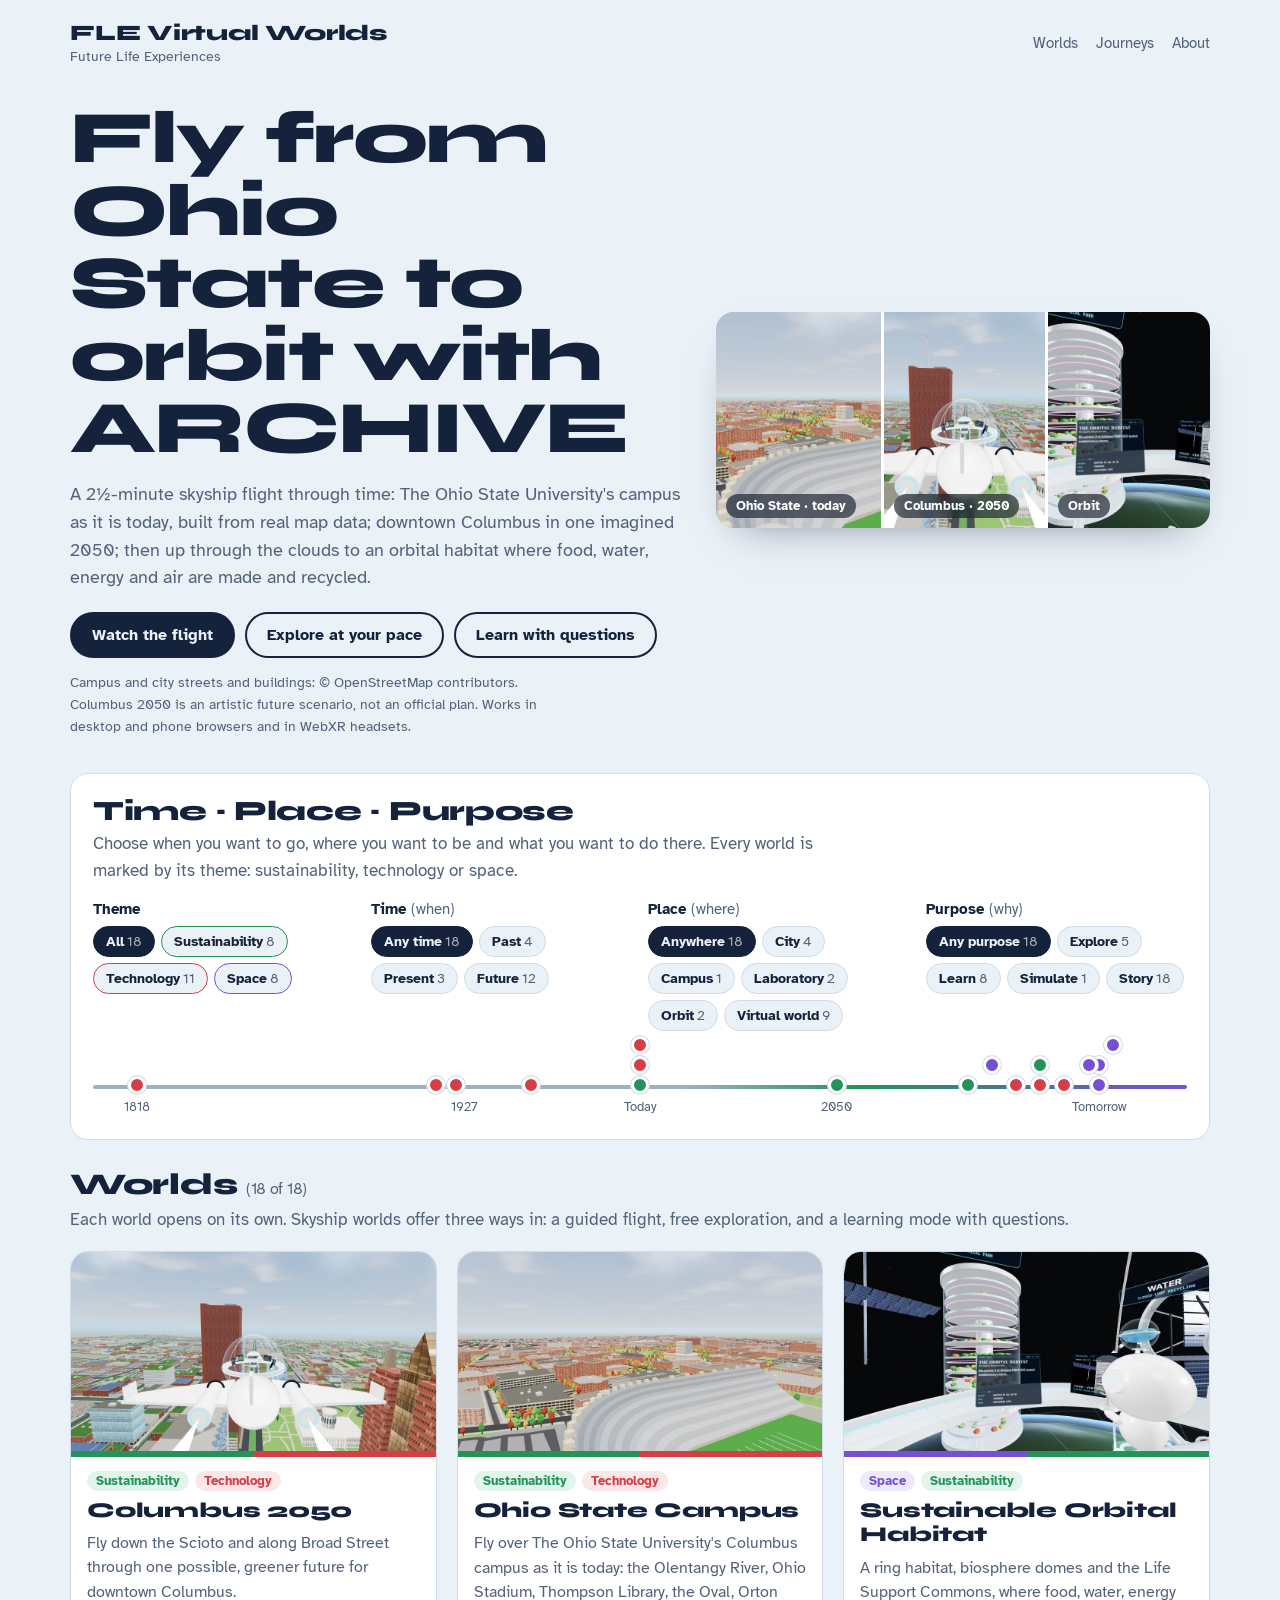
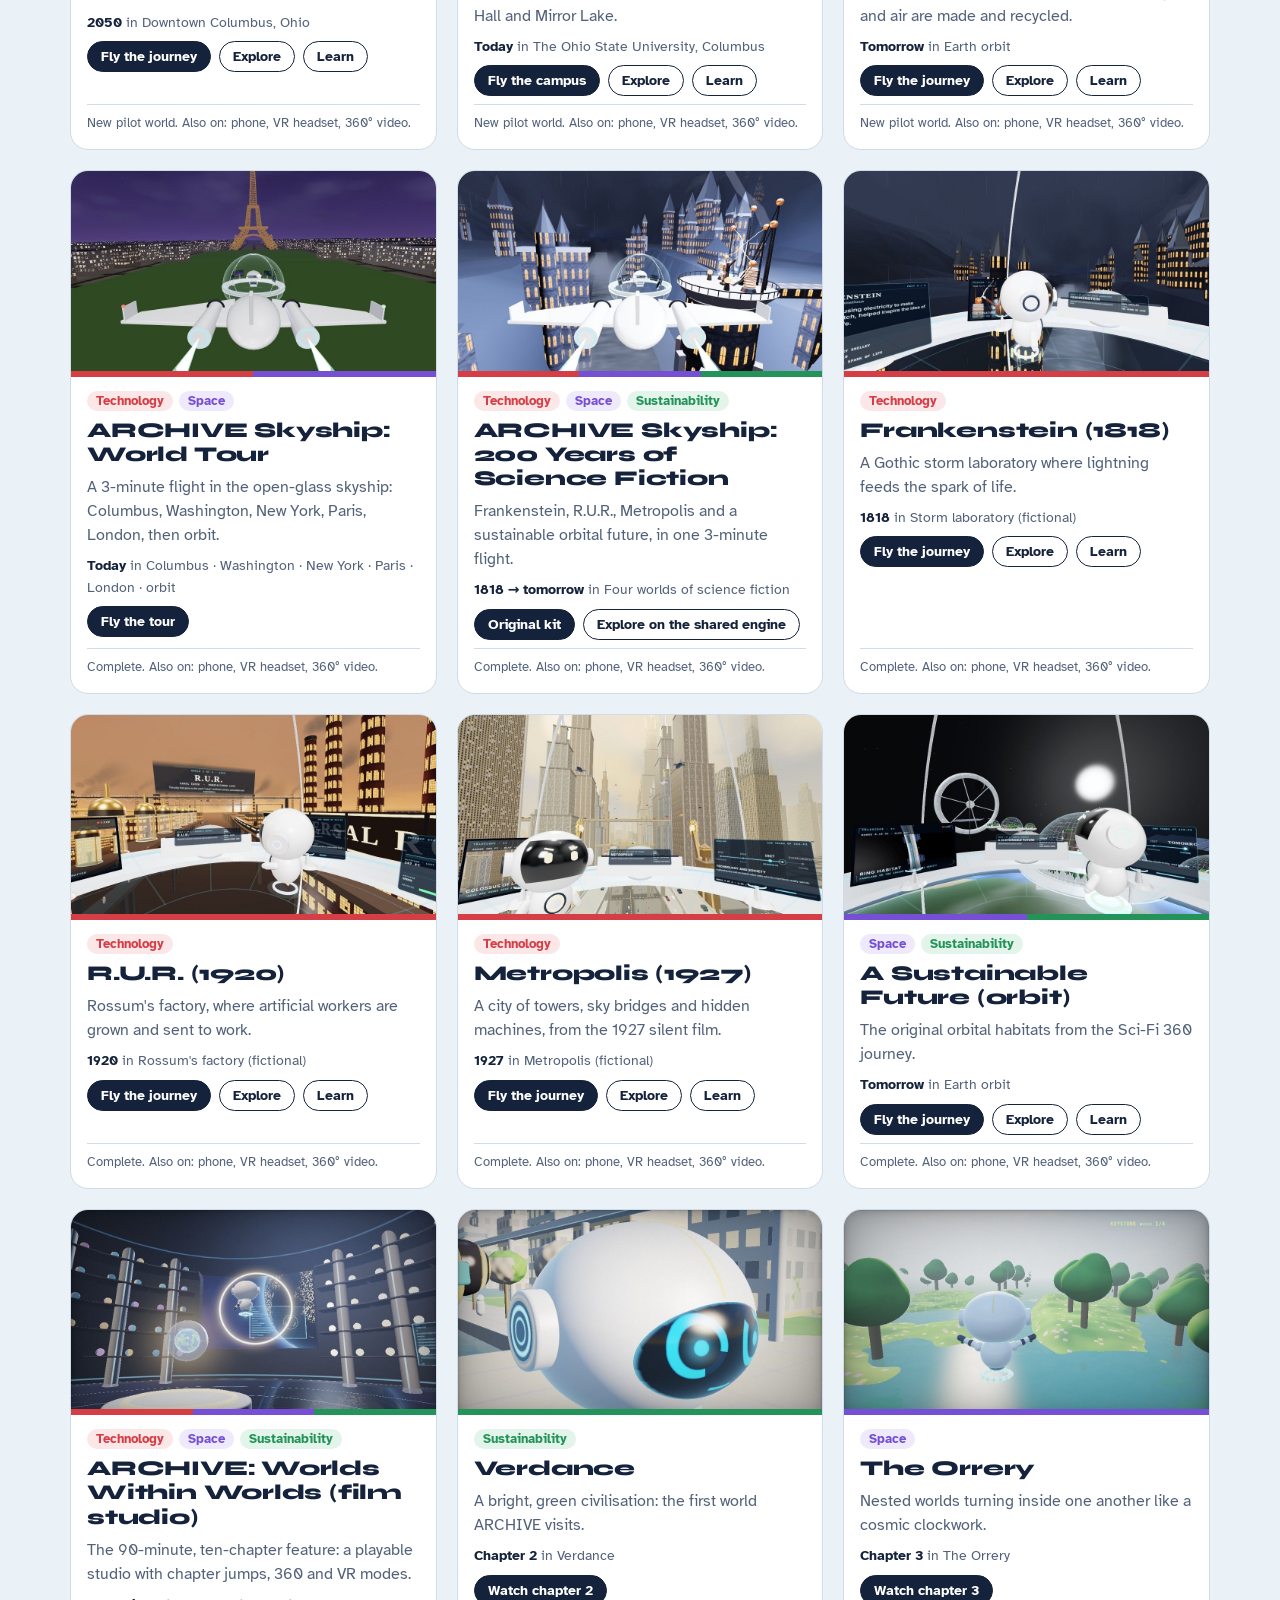
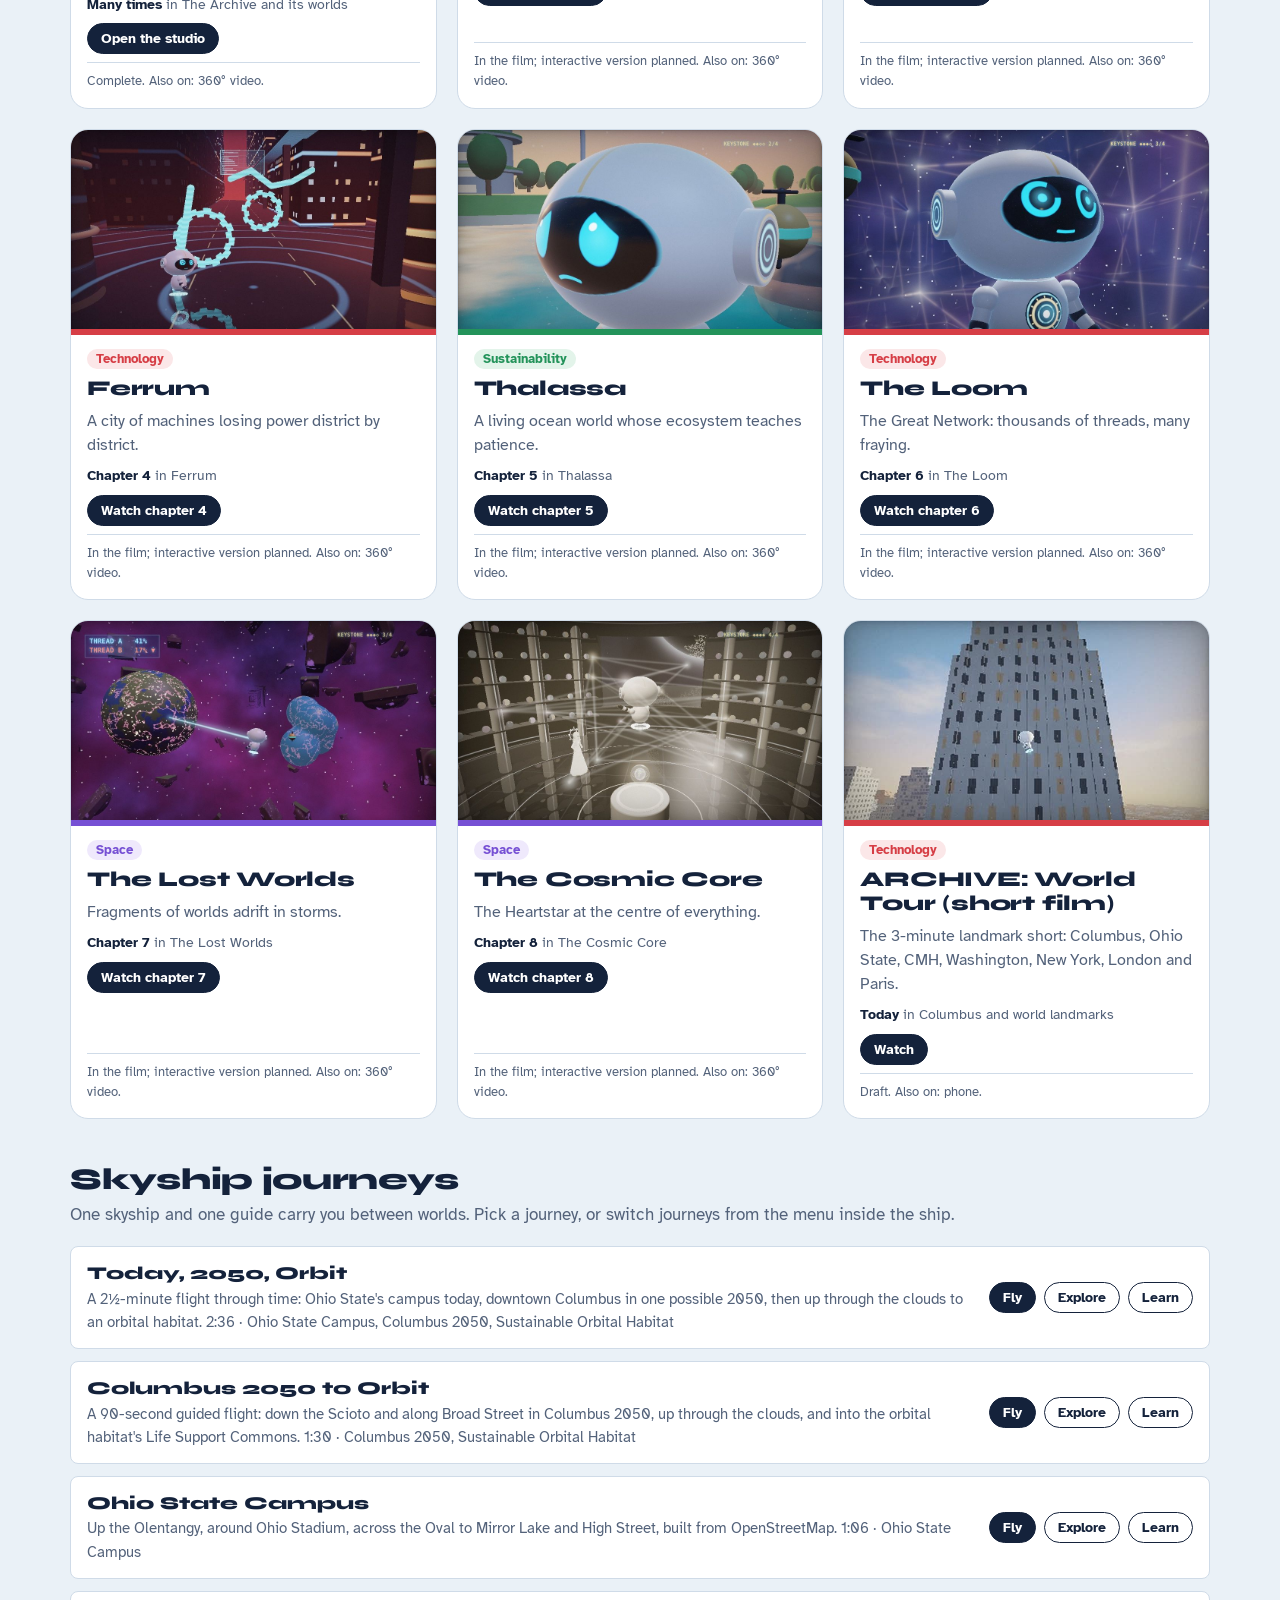
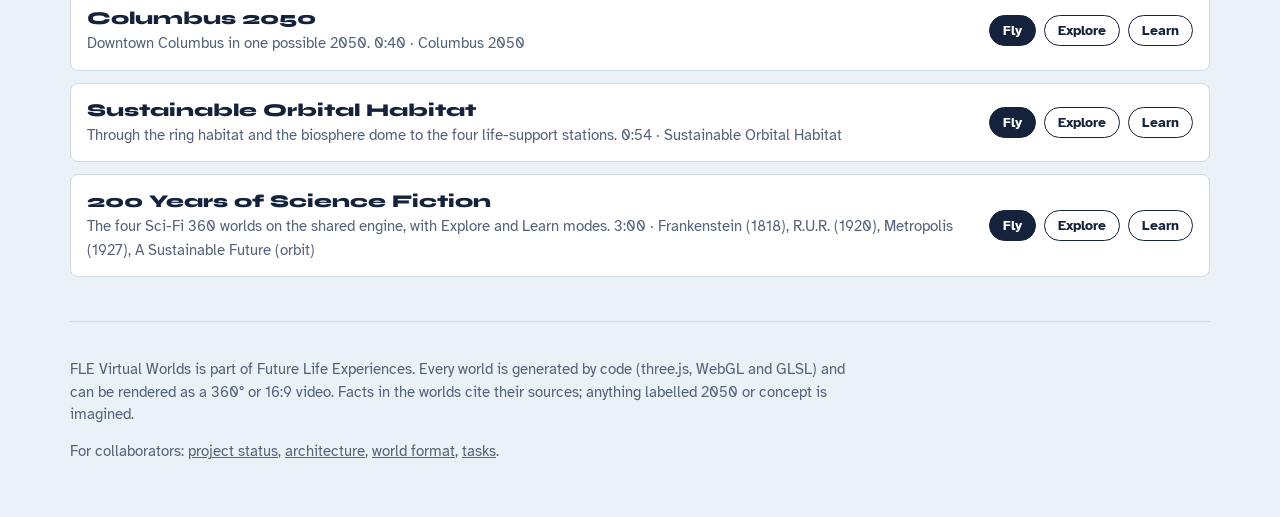
<file: index.html>
<!doctype html>
<html lang="en">
<head>
<meta charset="utf-8">
<meta name="viewport" content="width=device-width,initial-scale=1">
<title>FLE Virtual Worlds</title>
<meta name="description" content="Code-generated virtual worlds from Future Life Experiences: fly with ARCHIVE through a future Columbus, an orbital habitat, classic science fiction and more.">
<link rel="preconnect" href="https://fonts.googleapis.com"><link rel="preconnect" href="https://fonts.gstatic.com" crossorigin>
<link rel="stylesheet" href="https://fonts.googleapis.com/css2?family=Atkinson+Hyperlegible:wght@400;700&family=Syne:wght@700;800&display=swap">
<link rel="stylesheet" href="portal/portal.css">
</head>
<body>
<div class="wrap">
  <header class="top">
    <a class="mark" href="./">FLE Virtual Worlds<small>Future Life Experiences</small></a>
    <nav aria-label="Sections"><a href="#worlds">Worlds</a><a href="#journeys">Journeys</a><a href="#about">About</a></nav>
  </header>

  <main>
    <section class="hero" aria-labelledby="h1">
      <div>
        <h1 id="h1">Fly from Ohio State to orbit with ARCHIVE</h1>
        <p>A 2½-minute skyship flight through time: The Ohio State University's campus as it is today, built from real map data; downtown Columbus in one imagined 2050; then up through the clouds to an orbital habitat where food, water, energy and air are made and recycled.</p>
        <div class="acts">
          <a class="btn go" href="skyship-engine/journey.html?journey=campus-to-orbit">Watch the flight</a>
          <a class="btn" href="skyship-engine/journey.html?journey=campus-to-orbit&amp;mode=explore">Explore at your pace</a>
          <a class="btn" href="skyship-engine/journey.html?journey=campus-to-orbit&amp;mode=learn">Learn with questions</a>
        </div>
        <p class="fine">Campus and city streets and buildings: © OpenStreetMap contributors. Columbus 2050 is an artistic future scenario, not an official plan. Works in desktop and phone browsers and in WebXR headsets.</p>
      </div>
      <figure class="duo trio" style="margin:0">
        <div><img src="portal/img/osu-campus.jpg" alt="Ohio Stadium and the Ohio State campus in autumn, seen from the skyship"><figcaption>Ohio State · today</figcaption></div>
        <div><img src="portal/img/columbus-2050.jpg" alt="The skyship over Broad Street in Columbus 2050, with green transit lanes and towers"><figcaption>Columbus · 2050</figcaption></div>
        <div><img src="portal/img/orbital-habitat.jpg" alt="The vertical farm and life-support stations of the orbital habitat, with Earth below"><figcaption>Orbit</figcaption></div>
      </figure>
    </section>

    <section class="tpp" aria-labelledby="tpp-h">
      <h2 id="tpp-h">Time · Place · Purpose</h2>
      <p>Choose when you want to go, where you want to be and what you want to do there. Every world is marked by its theme: sustainability, technology or space.</p>
      <div class="axes">
        <fieldset><legend>Theme</legend><div class="chips" id="f-cat"></div></fieldset>
        <fieldset><legend>Time <span>(when)</span></legend><div class="chips" id="f-time"></div></fieldset>
        <fieldset><legend>Place <span>(where)</span></legend><div class="chips" id="f-place"></div></fieldset>
        <fieldset><legend>Purpose <span>(why)</span></legend><div class="chips" id="f-purpose"></div></fieldset>
      </div>
      <div class="axis" id="axis" role="group" aria-label="Worlds on a timeline from 1818 to tomorrow"><div class="rail"></div></div>
    </section>

    <section class="sec" id="worlds" aria-labelledby="w-h">
      <h2 id="w-h">Worlds <span class="count" id="count"></span></h2>
      <p>Each world opens on its own. Skyship worlds offer three ways in: a guided flight, free exploration, and a learning mode with questions.</p>
      <div class="grid" id="grid"><p class="empty">Loading worlds…</p></div>
    </section>

    <section class="sec" id="journeys" aria-labelledby="j-h">
      <h2 id="j-h">Skyship journeys</h2>
      <p>One skyship and one guide carry you between worlds. Pick a journey, or switch journeys from the menu inside the ship.</p>
      <ul class="journeys" id="jlist"></ul>
    </section>
  </main>

  <footer id="about">
    <p>FLE Virtual Worlds is part of Future Life Experiences. Every world is generated by code (three.js, WebGL and GLSL) and can be rendered as a 360° or 16:9 video. Facts in the worlds cite their sources; anything labelled 2050 or concept is imagined.</p>
    <p>For collaborators: <a href="docs/PROJECT_STATUS.md">project status</a>, <a href="docs/ARCHITECTURE.md">architecture</a>, <a href="docs/WORLD_FORMAT.md">world format</a>, <a href="docs/TASKS.md">tasks</a>.</p>
  </footer>
</div>
<script src="portal/portal.js"></script>
</body>
</html>
</file>
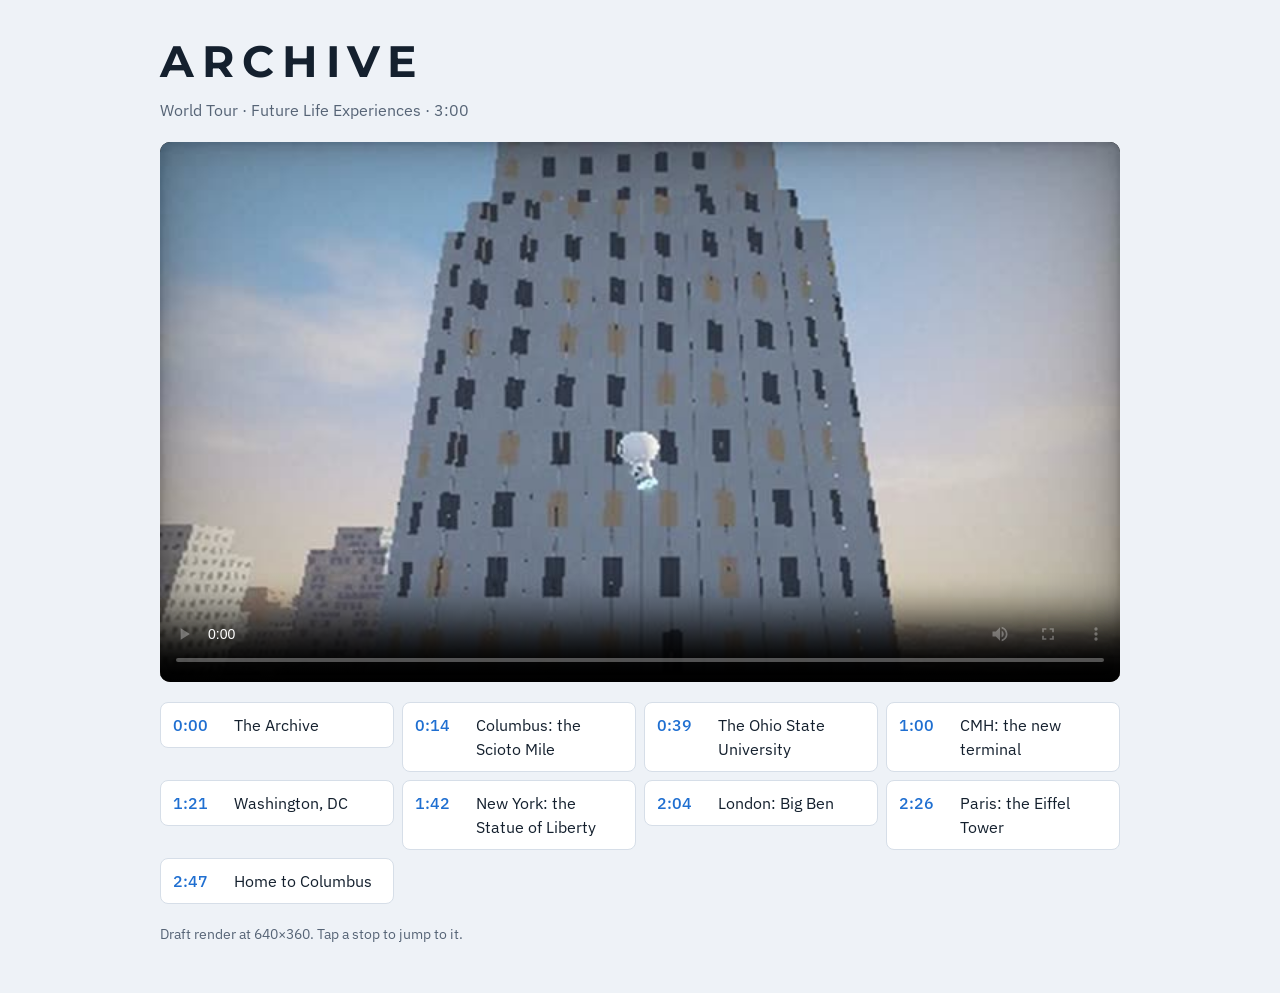
<file: world-tour/index.html>
<!doctype html><html><head><meta charset=utf8><meta name=viewport content="width=device-width,initial-scale=1,viewport-fit=cover"><style>:root{color-scheme:light;box-sizing:border-box;padding-top:env(safe-area-inset-top,0px);padding-bottom:env(safe-area-inset-bottom,0px)}html{scroll-padding-top:env(safe-area-inset-top,0px)}body{margin:0;padding:0;font:14px -apple-system,BlinkMacSystemFont,sans-serif;background:#fff;color:#000}img{max-width:100%}[hidden]:not([hidden=until-found i]){display:none!important}</style></head><body>
<title>ARCHIVE World Tour</title>
<meta name="claude:viewport-fit-sides" content="cover">
<link rel="stylesheet" href="https://fonts.googleapis.com/css2?family=Montserrat:wght@500;700&family=IBM+Plex+Sans:wght@400;500&display=swap">
<style>
/* layout: one centred column, the film first, the stops as a jump list beneath */
:root{
  --bg:#eef2f7; --panel:#ffffff; --fg:#14202e; --muted:#566476; --accent:#1f6fd1; --line:#d6dee8;
  --display:"Montserrat","Segoe UI",Helvetica,Arial,sans-serif; --body:"IBM Plex Sans","Segoe UI",Helvetica,Arial,sans-serif;
}
@media (prefers-color-scheme: dark){ :root:not([data-theme="light"]){ --bg:#0a0f19; --panel:#121a28; --fg:#e6eef8; --muted:#95a3b6; --accent:#6fb2ff; --line:#233046; color-scheme:dark } }
:root[data-theme="dark"]{ --bg:#0a0f19; --panel:#121a28; --fg:#e6eef8; --muted:#95a3b6; --accent:#6fb2ff; --line:#233046; color-scheme:dark }
body{ background:var(--bg); color:var(--fg); font-family:var(--body); font-size:16px; line-height:1.5 }
main{ max-width:960px; margin:0 auto; padding-block:28px 48px; padding-left:max(16px,env(safe-area-inset-left,0px)); padding-right:max(16px,env(safe-area-inset-right,0px)); display:grid; gap:20px }
h1{ font-family:var(--display); font-weight:700; font-size:clamp(28px,5vw,44px); letter-spacing:.18em; margin:0; text-wrap:balance }
.sub{ color:var(--muted); margin:4px 0 0 }
video{ width:100%; max-width:100%; aspect-ratio:16/9; background:#000; border-radius:10px; display:block }
.stops{ display:grid; grid-template-columns:repeat(auto-fill,minmax(200px,1fr)); gap:8px; padding:0; margin:0; list-style:none }
.stops button{ width:100%; text-align:left; font:inherit; color:var(--fg); background:var(--panel); border:1px solid var(--line); border-radius:8px; padding:10px 12px; cursor:pointer; display:flex; gap:10px; align-items:baseline }
.stops button:hover{ border-color:var(--accent) }
.stops button:focus-visible{ outline:2px solid var(--accent); outline-offset:2px }
.stops time{ font-variant-numeric:tabular-nums; color:var(--accent); font-weight:500; min-width:3.2em }
.note{ color:var(--muted); font-size:14px; margin:0 }
</style>
<main>
  <header>
    <h1>ARCHIVE</h1>
    <p class="sub">World Tour · Future Life Experiences · 3:00</p>
  </header>
  <video id="film" controls playsinline preload="metadata" poster="poster.jpg">
    <source src="archive_world_tour.mp4" type="video/mp4">
  </video>
  <ul class="stops" id="stops"></ul>
  <p class="note">Draft render at 640×360. Tap a stop to jump to it.</p>
</main>
<script>
const stops=[[0,'The Archive'],[14,'Columbus: the Scioto Mile'],[39,'The Ohio State University'],[60,'CMH: the new terminal'],[81,'Washington, DC'],[102,'New York: the Statue of Liberty'],[124,'London: Big Ben'],[146,'Paris: the Eiffel Tower'],[167,'Home to Columbus']];
const v=document.getElementById('film'), ul=document.getElementById('stops');
for(const [t,name] of stops){ const li=document.createElement('li'), b=document.createElement('button'); b.type='button';
  b.innerHTML=`<time>${Math.floor(t/60)}:${String(t%60).padStart(2,'0')}</time><span></span>`; b.querySelector('span').textContent=name;
  b.onclick=()=>{ v.currentTime=t; v.play().catch(()=>{}); }; li.appendChild(b); ul.appendChild(li); }
</script>

</body></html>
</file>
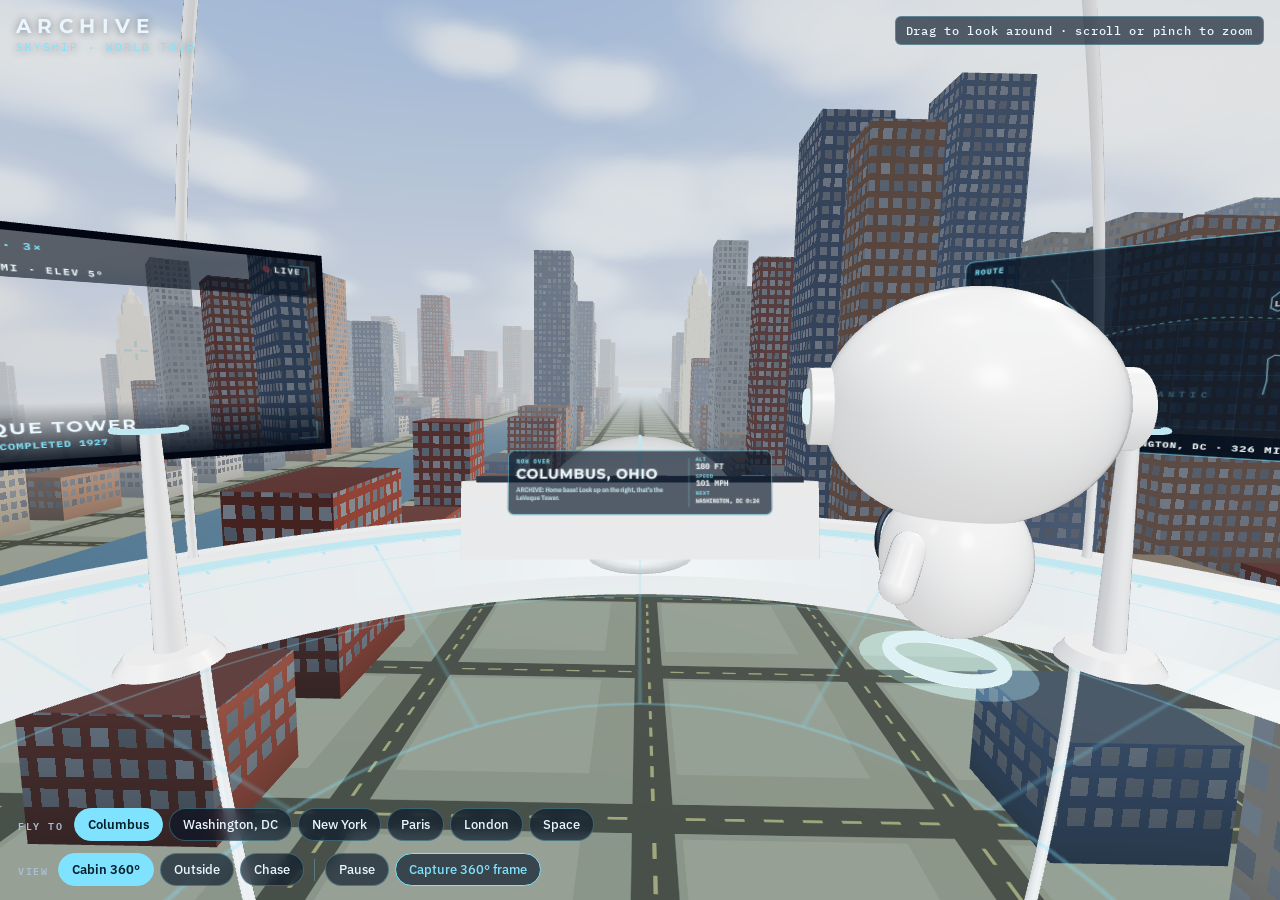
<file: sci-fi-360/skyship_world_tour_original.html>
<!doctype html><html><head><meta charset=utf8><meta name=viewport content="width=device-width,initial-scale=1,viewport-fit=cover"><style>:root{color-scheme:light;box-sizing:border-box;padding-top:env(safe-area-inset-top,0px);padding-bottom:env(safe-area-inset-bottom,0px)}body{margin:0;padding:0;font:14px -apple-system,BlinkMacSystemFont,sans-serif}[hidden]{display:none!important}</style></head><body>
<title>ARCHIVE Skyship</title>
<meta name="claude:viewport-fit-sides" content="cover">
<link rel="stylesheet" href="https://fonts.googleapis.com/css2?family=Montserrat:wght@600;700&family=IBM+Plex+Mono:wght@500;600&family=IBM+Plex+Sans:wght@400;500&display=swap">
<style>
/* layout: full-bleed 3D cabin; a quiet holo-glass dock along the bottom, brand mark top-left */
:root{
  --night:#0a1322; --ink:#eaf6ff; --muted:#a8bfd6; --glass:rgba(9,22,40,.66); --line:rgba(127,227,255,.30); --accent:#7fe3ff; --accent-ink:#04202c;
  --display:"Montserrat","Segoe UI",Helvetica,Arial,sans-serif; --body:"IBM Plex Sans","Segoe UI",Helvetica,Arial,sans-serif; --mono:"IBM Plex Mono",ui-monospace,Menlo,Consolas,monospace;
  color-scheme:dark;
}
html,body{height:100%;overflow:hidden;background:var(--night);color:var(--ink);font-family:var(--body)}
#c{position:fixed;inset:0;width:100%;height:100%;display:block;touch-action:none;cursor:grab}
#c:active{cursor:grabbing}
.brand{position:fixed;top:calc(14px + env(safe-area-inset-top,0px));left:max(16px,env(safe-area-inset-left,0px));display:grid;gap:2px;pointer-events:none;text-shadow:0 1px 8px rgba(0,0,0,.45)}
.brand b{font-family:var(--display);font-weight:700;letter-spacing:.32em;font-size:20px}
.brand span{font-family:var(--mono);font-size:11px;letter-spacing:.18em;text-transform:uppercase;color:var(--accent)}
.hint{position:fixed;top:calc(16px + env(safe-area-inset-top,0px));right:max(16px,env(safe-area-inset-right,0px));font:500 12px var(--mono);letter-spacing:.06em;color:var(--ink);background:var(--glass);border:1px solid var(--line);padding:6px 10px;border-radius:6px;transition:opacity .6s}
.hint.gone{opacity:0}
.dock{position:fixed;left:0;right:0;bottom:0;padding-block:10px calc(12px + env(safe-area-inset-bottom,0px));padding-left:max(16px,env(safe-area-inset-left,0px));padding-right:max(16px,env(safe-area-inset-right,0px));display:grid;gap:8px;pointer-events:none}
.row{display:flex;gap:6px;align-items:center;overflow-x:auto;scrollbar-width:none;pointer-events:auto;padding:2px}
.row::-webkit-scrollbar{display:none}
.lbl{font:600 10px var(--mono);letter-spacing:.16em;text-transform:uppercase;color:var(--muted);padding-right:4px;flex:none}
.dock button{flex:none;font:500 13px var(--body);color:var(--ink);background:var(--glass);border:1px solid var(--line);border-radius:999px;padding:7px 13px;cursor:pointer;backdrop-filter:blur(6px);-webkit-backdrop-filter:blur(6px)}
.dock button:hover{border-color:var(--accent)}
.dock button:focus-visible{outline:2px solid var(--accent);outline-offset:2px}
.dock button[aria-pressed="true"]{background:var(--accent);color:var(--accent-ink);border-color:var(--accent);font-weight:600}
.dock button.cap{border-color:var(--accent);color:var(--accent)}
.sep{width:1px;height:22px;background:var(--line);flex:none;margin:0 4px}
#loading{position:fixed;inset:0;display:grid;place-items:center;background:var(--night);font:600 13px var(--mono);letter-spacing:.2em;color:var(--accent);text-transform:uppercase;transition:opacity .5s}
#loading.done{opacity:0;pointer-events:none}
#modal{position:fixed;inset:0;background:rgba(3,8,16,.78);display:grid;place-items:center;padding:16px}
.sheet{width:min(920px,100%);max-height:100%;overflow:auto;background:var(--night);border:1px solid var(--line);border-radius:12px;padding:18px;display:grid;gap:12px}
.sheet h2{margin:0;font:700 16px var(--display);letter-spacing:.14em;text-transform:uppercase}
.sheet p{margin:0;color:var(--muted);font-size:14px;line-height:1.5;max-width:65ch}
.sheet img{width:100%;max-width:100%;aspect-ratio:2/1;border-radius:6px;background:#000;display:block}
.acts{display:flex;gap:8px;flex-wrap:wrap}
.acts a,.acts button{font:600 13px var(--body);border-radius:999px;padding:8px 14px;border:1px solid var(--line);color:var(--ink);background:transparent;text-decoration:none;cursor:pointer}
.acts .go{background:var(--accent);color:var(--accent-ink);border-color:var(--accent)}
.dlmsg{align-self:center;font:500 13px var(--mono);color:var(--muted)}
@media (max-width:520px){.brand b{font-size:16px}.hint{display:none}}
@media (prefers-reduced-motion:reduce){.hint,#loading{transition:none}}
</style>

<canvas id="c" aria-label="Inside ARCHIVE's skyship, flying over the city"></canvas>
<div class="brand"><b>ARCHIVE</b><span>Skyship · World Tour</span></div>
<div class="hint" id="hint">Drag to look around · scroll or pinch to zoom</div>
<nav class="dock" aria-label="Skyship controls">
  <div class="row" id="dests" role="group" aria-label="Destination"><span class="lbl">Fly to</span></div>
  <div class="row">
    <span class="lbl">View</span>
    <button type="button" id="v-cabin" data-view="cabin" aria-pressed="true">Cabin 360°</button>
    <button type="button" id="v-ext" data-view="ext" aria-pressed="false">Outside</button>
    <button type="button" id="v-chase" data-view="chase" aria-pressed="false">Chase</button>
    <span class="sep"></span>
    <button type="button" id="play" aria-pressed="false">Pause</button>
    <button type="button" id="cap" class="cap">Capture 360° frame</button>
  </div>
</nav>
<div id="modal" hidden>
  <div class="sheet" role="dialog" aria-labelledby="mh">
    <h2 id="mh">360° frame</h2>
    <p>This is one equirectangular frame from your seat in the cabin. Forward is the centre of the image. Hundreds of these in a row make the 360 video.</p>
    <img id="capImg" alt="Equirectangular 360 frame from the skyship cabin">
    <div class="acts"><button type="button" id="dl" class="go">Download JPG</button><button type="button" id="close">Close</button><span id="dlmsg" class="dlmsg" role="status"></span></div>
  </div>
</div>
<div id="loading">Building the skyship…</div>

<script type="importmap">{"imports":{"three":"./vendor/three.module.js","three/addons/":"./vendor/jsm/"}}</script>
<script type="module">
import * as THREE from 'three';
import { OrbitControls } from 'three/addons/controls/OrbitControls.js';
import { RoomEnvironment } from 'three/addons/environments/RoomEnvironment.js';

const RENDER = /[?&]render\b/.test(location.search) || window.__SKYSHIP_RENDER === true;
const V3 = THREE.Vector3, Col = THREE.Color;
const smooth = x => x<=0?0:x>=1?1:x*x*(3-2*x);
const lerp = (a,b,k)=>a+(b-a)*k;
function rng(seed){ let a=seed>>>0; return ()=>{ a=(a+0x6D2B79F5)|0; let t=Math.imul(a^(a>>>15),1|a); t=(t+Math.imul(t^(t>>>7),61|t))^t; return ((t^(t>>>14))>>>0)/4294967296; }; }
function strHash(s){ let h=2166136261; for(const ch of s){ h^=ch.charCodeAt(0); h=Math.imul(h,16777619);} return h>>>0; }

/* ---------------- tour data ---------------- */
const SPEED = 45;            // m/s along the corridor (~100 mph)
const STAY = 25, TRANS = 5, SEG = STAY + TRANS, UPASS = 16; // 6 stops x 30 s = a 3:00 tour; landmark passes 16 s into each stop
const CITIES = [
 { id:'columbus', chip:'Columbus', place:'COLUMBUS, OHIO', alt:55,
   top:'#3f7fd0', hor:'#dfe6ee', bot:'#a9b3b8', fog:'#d6dde4', fogD:.0008, sun:[.5,.45,-.45], sunCol:'#fff4e2', sS:1.0, aS:.45, hemiS:'#cfe0ff', hemiG:'#7b7466', night:0, stars:0, cloud:'#ffffff', cloudAmt:.85,
   ground:'#8b9282', roof:'#5a6068', roofMix:.25, winW:3.2, winH:3.8,
   build:{ base:[10,42], tall:[60,150], tallP:.2, skip:.12, foot:[16,30], pal:['#a65a46','#c9b79c','#8d9aa6','#b98a6a','#d8d2c4','#6f7f8f','#9c4f3c'] },
   strips:[{x:-135,hw:34,water:true}], lm:'leveque', lmName:'LEVEQUE TOWER', lmFact:'555 FT · COMPLETED 1927',
   line:"Home base! Look up on the right, that's the LeVeque Tower.", geo:[-83.0,39.96] },
 { id:'dc', chip:'Washington, DC', place:'WASHINGTON, DC', alt:30,
   top:'#5677b8', hor:'#f1cfa6', bot:'#b9a894', fog:'#e8cfb2', fogD:.0009, sun:[-.6,.18,-.55], sunCol:'#ffc98a', sS:.9, aS:.4, hemiS:'#ffe4c4', hemiG:'#6f6658', night:.05, stars:0, cloud:'#ffe2c4', cloudAmt:.6,
   ground:'#8d8e80', roof:'#8a8a86', roofMix:.35, winW:3.4, winH:3.9,
   build:{ base:[14,38], tall:[36,40], tallP:.3, skip:.1, foot:[20,32], pal:['#e7e1d4','#d9d0bd','#c8bca4','#efe9de','#bfb6a5'] },
   strips:[{x:0,hw:130,water:false}], lm:'dc', lmName:'WASHINGTON MONUMENT', lmFact:'555 FT · COMPLETED 1884',
   line:"No skyscrapers here. DC keeps its buildings low, so the Monument stands out.", geo:[-77.04,38.9] },
 { id:'nyc', chip:'New York', place:'NEW YORK CITY', alt:60,
   top:'#2c3f7a', hor:'#ff9f7c', bot:'#8a6f78', fog:'#d99a8c', fogD:.001, sun:[.3,.06,-.95], sunCol:'#ff9a5c', sS:.7, aS:.35, hemiS:'#ffc2a8', hemiG:'#5a4d55', night:.45, stars:0, cloud:'#ffb39a', cloudAmt:.7,
   ground:'#727274', roof:'#4d5158', roofMix:.3, winW:3.0, winH:3.7,
   build:{ base:[40,120], tall:[150,280], tallP:.38, skip:.04, foot:[18,32], pal:['#8f8a84','#6d7a8a','#a39782','#5b6470','#b8b0a2','#7d6a5c','#4f5b6b'] },
   strips:[], lm:'empire', lmName:'EMPIRE STATE BUILDING', lmFact:'1,454 FT TO THE TIP · 1931',
   line:'Look up! The towers here go right over our glass roof.', geo:[-74.0,40.71] },
 { id:'paris', chip:'Paris', place:'PARIS, FRANCE', alt:22,
   top:'#0e1433', hor:'#5a4a7a', bot:'#2a2440', fog:'#3c3560', fogD:.0011, sun:[-.2,-.2,-.9], sunCol:'#8fa0ff', sS:.12, aS:.25, hemiS:'#6f6ca8', hemiG:'#2a2433', night:1, stars:.35, cloud:'#6a5f8f', cloudAmt:.4,
   ground:'#8f877a', roof:'#6c7888', roofMix:.75, winW:3.0, winH:3.3,
   build:{ base:[18,25], tall:[25,27], tallP:.1, skip:.05, foot:[22,34], pal:['#e3d6b8','#d9caa8','#eadfc6','#d2c19e'] },
   strips:[], lm:'eiffel', lmName:'EIFFEL TOWER', lmFact:'330 M · 1,083 FT · OPENED 1889',
   line:"Hold on, we're flying right under the Eiffel Tower!", geo:[2.29,48.86] },
 { id:'london', chip:'London', place:'LONDON, ENGLAND', alt:35,
   top:'#2f4166', hor:'#9fb0c8', bot:'#56606e', fog:'#8e9bb0', fogD:.0013, sun:[.7,.05,.3], sunCol:'#ffd3a8', sS:.35, aS:.42, hemiS:'#b8c6dc', hemiG:'#4c5058', night:.7, stars:0, cloud:'#c3cad6', cloudAmt:.95,
   ground:'#7d7f80', roof:'#4f4a48', roofMix:.4, winW:3.2, winH:3.6,
   build:{ base:[12,34], tall:[70,160], tallP:.08, skip:.08, foot:[16,30], pal:['#8a5a48','#a8826a','#c4b8a4','#6e5e56','#9aa3ad'] },
   strips:[{x:35,hw:90,water:true}], lm:'london', lmName:'BIG BEN · LONDON EYE', lmFact:'ELIZABETH TOWER 316 FT · 1859',
   line:'Big Ben on the left, the London Eye on the right, the Thames below.', geo:[-0.12,51.5] },
 { id:'space', chip:'Space', place:'LOW EARTH ORBIT', alt:400, space:true,
   top:'#000004', hor:'#02040c', bot:'#000000', fog:'#000000', fogD:0, sun:[.55,.55,-.62], sunCol:'#ffffff', sS:1.3, aS:.12, hemiS:'#334466', hemiG:'#000000', night:0, stars:1, cloud:'#ffffff', cloudAmt:0,
   ground:'#000000', roof:'#000000', roofMix:0, winW:3, winH:3.5, build:null, strips:[], lm:'space', lmName:'THE MOON', lmFact:'238,900 MILES AWAY',
   line:"Look down through the floor. That's home.", geo:[8,64] },
];
const EXTRA = {
 columbus:{ tz:'ET · UTC−4', sky:'CLEAR AFTERNOON', facts:[
   "Ohio's capital and largest city.", "About 905,000 people live here (2020 census).", "Founded in 1812 on the banks of the Scioto River.",
   "Home of The Ohio State University, founded in 1870.", "The LeVeque Tower was the tallest building in Ohio when it opened in 1927." ]},
 dc:{ tz:'ET · UTC−4', sky:'GOLDEN HOUR', facts:[
   "Capital of the United States since 1800.", "About 690,000 people live here (2020 census).", "The Height of Buildings Act of 1910 keeps the skyline low.",
   "The National Mall runs about 2 miles from the Capitol to the Lincoln Memorial.", "The color change on the Monument marks where building stopped for over 20 years." ]},
 nyc:{ tz:'ET · UTC−4', sky:'SUNSET', facts:[
   "The largest city in the US: about 8.8 million people (2020 census).", "Five boroughs: Manhattan, Brooklyn, Queens, the Bronx and Staten Island.",
   "The Empire State Building opened in 1931 and was the world's tallest for almost 40 years.", "The Statue of Liberty was dedicated in 1886." ]},
 paris:{ tz:'CEST · UTC+2', sky:'CLEAR NIGHT', facts:[
   "Capital of France: about 2.1 million people in the city itself.", "The Eiffel Tower was built for the 1889 World's Fair.",
   "At night the tower sparkles for five minutes at the start of every hour.", "The Seine winds about 13 km through the city." ]},
 london:{ tz:'BST · UTC+1', sky:'OVERCAST DUSK', facts:[
   "Capital of the United Kingdom: about 8.8 million people (2021 census).", "Big Ben is the bell. The tower is the Elizabeth Tower, finished in 1859.",
   "The London Eye opened in 2000 and stands 135 m tall.", "The Thames is tidal all the way through central London." ]},
 space:{ tz:'UTC · STATION TIME', sky:'ORBITAL DAY', facts:[
   "The International Space Station orbits about 250 miles (400 km) up.", "One trip around Earth takes about 90 minutes.",
   "That means about 16 sunrises and 16 sunsets every day.", "The Moon is about 238,900 miles (384,400 km) away." ]},
};
for(const c of CITIES) Object.assign(c, EXTRA[c.id]);
function gc(a,b){ const R=3958.8, k=Math.PI/180, l1=a[0]*k,p1=a[1]*k,l2=b[0]*k,p2=b[1]*k;
  const h=Math.sin((p2-p1)/2)**2+Math.cos(p1)*Math.cos(p2)*Math.sin((l2-l1)/2)**2; const y=Math.sin(l2-l1)*Math.cos(p2), x=Math.cos(p1)*Math.sin(p2)-Math.sin(p1)*Math.cos(p2)*Math.cos(l2-l1);
  return { mi:2*R*Math.asin(Math.sqrt(h)), brg:(Math.atan2(y,x)/k+360)%360 }; }
const CARD=['N','NNE','NE','ENE','E','ESE','SE','SSE','S','SSW','SW','WSW','W','WNW','NW','NNW'];
const card = b => CARD[Math.round(b/22.5)%16];
const N = CITIES.length, LOOP = N*SEG;
for(const c of CITIES){ c.c={}; for(const k of ['top','hor','bot','fog','sunCol','hemiS','hemiG','cloud','ground']) c.c[k]=new Col(c[k]); c.sunV=new V3(...c.sun).normalize(); }
const WHITEOUT = new Col('#e9eef4'), SPACEFOG = new Col('#1c2b55');
function altAt(t){ const st=tourState(t), A=CITIES[st.from], B=CITIES[st.to];
  return st.p===0? A.alt : st.p<.5 ? lerp(A.space?400:A.alt,420,smooth(st.p*2)) : lerp(420,B.space?400:B.alt,smooth((st.p-.5)*2)); }
function tourState(t){ t=((t%LOOP)+LOOP)%LOOP; const i=Math.floor(t/SEG), local=t-i*SEG;
  if(local<STAY) return {from:i,to:i,p:0,u:local}; return {from:i,to:(i+1)%N,p:(local-STAY)/TRANS,u:local}; }

/* ---------------- renderer, scene ---------------- */
const canvas = document.getElementById('c');
const renderer = new THREE.WebGLRenderer({canvas, antialias:true});
renderer.setPixelRatio(RENDER?1:Math.min(devicePixelRatio,1.75));
renderer.setSize(innerWidth, innerHeight, false);
renderer.toneMapping = THREE.ACESFilmicToneMapping; renderer.toneMappingExposure = 1.0;
renderer.outputColorSpace = THREE.SRGBColorSpace;
const scene = new THREE.Scene();
const pmrem = new THREE.PMREMGenerator(renderer);
scene.environment = pmrem.fromScene(new RoomEnvironment(renderer), .04).texture;
scene.fog = new THREE.FogExp2('#d6dde4', .0008);
const envMats = []; // materials whose environment reflection follows the time of day

const sunLight = new THREE.DirectionalLight('#ffffff', 2.5); scene.add(sunLight, sunLight.target);
const hemi = new THREE.HemisphereLight('#cfe0ff','#7b7466',1); scene.add(hemi);

/* sky dome: gradient + sun + procedural stars (works in every cube face for 360) */
const skyU = { top:{value:new Col()}, hor:{value:new Col()}, bot:{value:new Col()}, sunDir:{value:new V3(0,1,0)}, sunCol:{value:new Col()}, stars:{value:0} };
const sky = new THREE.Mesh(new THREE.SphereGeometry(20000,48,24), new THREE.ShaderMaterial({
  uniforms:skyU, side:THREE.BackSide, depthWrite:false, depthTest:false, fog:false,
  vertexShader:`varying vec3 vDir; void main(){ vDir=position; gl_Position=projectionMatrix*modelViewMatrix*vec4(position,1.); }`,
  fragmentShader:`uniform vec3 top,hor,bot,sunCol,sunDir; uniform float stars; varying vec3 vDir;
  float h3(vec3 p){ return fract(sin(dot(p,vec3(127.1,311.7,74.7)))*43758.5453); }
  void main(){ vec3 d=normalize(vDir); float y=d.y;
    vec3 col = y>0. ? mix(hor,top,pow(clamp(y,0.,1.),.45)) : mix(hor,bot,pow(clamp(-y,0.,1.),.35));
    float s=max(dot(d,normalize(sunDir)),0.);
    col += sunCol*(pow(s,900.)*25.+(pow(s,12.)*.25+pow(s,3.)*.06)*(1.-stars*.85));
    if(stars>.001){ vec3 q=d*320.; vec3 c=floor(q); vec3 f=fract(q)-.5; float r=h3(c);
      float st=step(.9965,r)*smoothstep(.35,0.,length(f))*(.4+1.6*h3(c+7.1)); col+=vec3(st)*stars; }
    gl_FragColor=vec4(col,1.);
    #include <tonemapping_fragment>
    #include <colorspace_fragment>
  }`}));
sky.renderOrder=-10; sky.frustumCulled=false; scene.add(sky);

/* ---------------- the world (moves under the ship) ---------------- */
const world = new THREE.Group(); scene.add(world);
function streetTex(){ const c=document.createElement('canvas'); c.width=c.height=256; const x=c.getContext('2d');
  x.fillStyle='#c9c9c9'; x.fillRect(0,0,256,256); x.fillStyle='#d8d8d8'; x.fillRect(40,40,176,176);
  x.fillStyle='#6b6b6b'; x.fillRect(0,0,256,34); x.fillRect(0,0,34,256);
  x.fillStyle='#e8e2b0'; for(let i=0;i<256;i+=32){ x.fillRect(i+44,16,16,3); x.fillRect(16,i+44,3,16); }
  const t=new THREE.CanvasTexture(c); t.wrapS=t.wrapT=THREE.RepeatWrapping; t.colorSpace=THREE.SRGBColorSpace; t.anisotropy=8; return t; }
const gTex = streetTex(); gTex.repeat.set(200,200);
const groundMat = new THREE.MeshStandardMaterial({map:gTex, color:'#8b9282', roughness:1, envMapIntensity:.25}); envMats.push(groundMat);
const ground = new THREE.Mesh(new THREE.PlaneGeometry(8000,8000), groundMat); ground.rotation.x=-Math.PI/2; world.add(ground);

/* city blocks: one instanced mesh, restyled per city, windows drawn in the shader */
const LOT=40, ZMIN=-1600, ZLEN=1840;
const lots=[]; for(let xi=-15; xi<=15; xi++){ const x=xi*LOT+ (xi>0?20:xi<0?-20:0); if(Math.abs(x)<50) continue; for(let zi=0; zi<46; zi++) lots.push({x, z0:ZMIN+zi*LOT, w:0,h:0,d:0}); }
const NL = lots.length;
const bGeo = new THREE.BoxGeometry(1,1,1).translate(0,.5,0);
const aColor = new THREE.InstancedBufferAttribute(new Float32Array(NL*3),3), aSeed = new THREE.InstancedBufferAttribute(new Float32Array(NL),1);
bGeo.setAttribute('aColor',aColor); bGeo.setAttribute('aSeed',aSeed);
const bU = { sunDir:{value:new V3()}, sunColor:{value:new Col()}, ambient:{value:new Col()}, fogColor:{value:new Col()}, fogDensity:{value:.001}, night:{value:0}, winW:{value:3.2}, winH:{value:3.8}, roofColor:{value:new Col()}, roofMix:{value:.2} };
const bMat = new THREE.ShaderMaterial({ uniforms:bU,
  vertexShader:`attribute vec3 aColor; attribute float aSeed; varying vec3 vColor; varying float vSeed; varying vec3 vWorld; varying vec3 vLocal; varying vec3 vN;
  void main(){ mat4 im=instanceMatrix; vec4 wp=modelMatrix*im*vec4(position,1.);
    vec3 sc=vec3(length(im[0].xyz),length(im[1].xyz),length(im[2].xyz)); vLocal=position*sc; vN=normalize(mat3(modelMatrix)*normal);
    vColor=aColor; vSeed=aSeed; vWorld=wp.xyz; gl_Position=projectionMatrix*viewMatrix*wp; }`,
  fragmentShader:`uniform vec3 sunDir,sunColor,ambient,fogColor,roofColor; uniform float fogDensity,night,winW,winH,roofMix;
  varying vec3 vColor; varying float vSeed; varying vec3 vWorld; varying vec3 vLocal; varying vec3 vN;
  float hash(vec2 p){ return fract(sin(dot(p,vec2(127.1,311.7)))*43758.5453); }
  void main(){ vec3 n=normalize(vN); vec3 light=ambient+sunColor*max(dot(n,sunDir),0.); vec3 col;
    if(n.y>.5){ col=mix(vColor*.55,roofColor,roofMix)*light; }
    else{ float u=abs(n.x)>.5?vLocal.z:vLocal.x; float v=vLocal.y;
      vec2 cell=vec2(floor(u/winW),floor(v/winH)); vec2 f=vec2(fract(u/winW),fract(v/winH));
      float win=step(.18,f.x)*step(f.x,.82)*step(.25,f.y)*step(f.y,.86)*step(3.5,v);
      float h=hash(cell+vSeed*7.13+n.xz*3.1);
      vec3 glass=mix(vec3(.03,.04,.06),fogColor*.55,.3+.35*hash(cell+3.7));
      col=mix(vColor*light,glass*(.35+.65*light),win);
      col+=win*step(1.-.4*night,h)*night*mix(vec3(1.,.72,.42),vec3(.85,.9,1.),step(.93,h))*1.05;
      col+=vColor*night*.16*(1.-clamp(v/30.,0.,1.)); }
    col*=mix(.55,1.,clamp(vLocal.y/18.,0.,1.));
    float d=length(vWorld-cameraPosition); float ff=1.-exp(-fogDensity*fogDensity*d*d);
    gl_FragColor=vec4(mix(col,fogColor,clamp(ff,0.,1.)),1.);
    #include <tonemapping_fragment>
    #include <colorspace_fragment>
  }`});
const blocks = new THREE.InstancedMesh(bGeo, bMat, NL); blocks.frustumCulled=false; world.add(blocks);

/* rivers and parks (infinite strips along the flight line) */
const stripGroups = CITIES.map(C=>{ const g=new THREE.Group(); for(const s of C.strips){
  const m=new THREE.Mesh(new THREE.PlaneGeometry(s.hw*2,8000), s.water? new THREE.MeshStandardMaterial({color:'#4d6f86',roughness:.22,metalness:.2,envMapIntensity:.5}) : new THREE.MeshStandardMaterial({color:'#6d9150',roughness:1,envMapIntensity:.2}));
  envMats.push(m.material); m.rotation.x=-Math.PI/2; m.position.set(s.x,.6,0); g.add(m);
  if(!s.water){ // Mall paths
    for(const px of [-s.hw*.55, s.hw*.55]){ const p=new THREE.Mesh(new THREE.PlaneGeometry(10,8000), new THREE.MeshStandardMaterial({color:'#d8ccb0',roughness:1})); p.rotation.x=-Math.PI/2; p.position.set(s.x+px,.8,0); g.add(p);} }
 } g.visible=false; world.add(g); return g; });

let appliedCity=-1;
function applyCity(i){ appliedCity=i; const C=CITIES[i]; stripGroups.forEach((g,j)=>g.visible=(j===i));
  if(!C.build){ blocks.visible=false; ground.visible=false; return; }
  blocks.visible=true; ground.visible=true; const r=rng(strHash(C.id)); const B=C.build; const tc=new Col();
  lots.forEach((L,k)=>{ const inStrip=C.strips.some(s=>Math.abs(L.x-s.x)<s.hw+14);
    const skip = inStrip || r()<B.skip;
    L.w=lerp(B.foot[0],B.foot[1],r()); L.d=lerp(B.foot[0],B.foot[1],r());
    const near = 1 - Math.min(1,(Math.abs(L.x)-60)/500);
    L.h = skip?0 : (r()<B.tallP*(.5+near) ? lerp(B.tall[0],B.tall[1],r()) : lerp(B.base[0],B.base[1],r()));
    tc.set(B.pal[Math.floor(r()*B.pal.length)]).multiplyScalar(.85+.3*r());
    aColor.setXYZ(k,tc.r,tc.g,tc.b); aSeed.setX(k,r()*100); });
  aColor.needsUpdate=true; aSeed.needsUpdate=true;
  groundMat.color.copy(C.c.ground); bU.winW.value=C.winW; bU.winH.value=C.winH; bU.roofColor.value.set(C.roof); bU.roofMix.value=C.roofMix;
}
function updateBlocks(t, foot){ const arr=blocks.instanceMatrix.array, off=SPEED*t;
  for(let k=0;k<NL;k++){ const L=lots[k]; let z=((L.z0+off-ZMIN)%ZLEN+ZLEN)%ZLEN+ZMIN; let h=L.h;
    if(h>0){ for(const f of foot){ const dx=L.x-f.x, dz=z-f.z; if(dx*dx+dz*dz<(f.r+18)*(f.r+18)){ h=0; break; } }
      if(z<ZMIN+150) h*=Math.max(0,(z-ZMIN)/150); }
    const w=h>0?L.w:0, d=h>0?L.d:0, o=k*16;
    arr[o]=w;arr[o+1]=0;arr[o+2]=0;arr[o+3]=0; arr[o+4]=0;arr[o+5]=Math.max(h,.001);arr[o+6]=0;arr[o+7]=0;
    arr[o+8]=0;arr[o+9]=0;arr[o+10]=d;arr[o+11]=0; arr[o+12]=L.x;arr[o+13]=0;arr[o+14]=z;arr[o+15]=1; }
  blocks.instanceMatrix.needsUpdate=true; }

/* ---------------- landmarks ---------------- */
const LM = (color,o={})=>{ const m=new THREE.MeshStandardMaterial({color,roughness:.75,metalness:0,envMapIntensity:.35,...o}); envMats.push(m); return m; };
function box(w,h,d,mat,x,y,z){ const m=new THREE.Mesh(new THREE.BoxGeometry(w,h,d),mat); m.position.set(x,y+h/2,z); return m; }
function cyl(rt,rb,h,seg,mat,x,y,z,ry=0){ const m=new THREE.Mesh(new THREE.CylinderGeometry(rt,rb,h,seg),mat); m.position.set(x,y+h/2,z); m.rotation.y=ry; return m; }
function ribs(g,w,h,y,mat,x0,z0,n=5){ for(let s=0;s<4;s++) for(let i=0;i<n;i++){ const a=(i+.5)/n-.5; const b=new THREE.Mesh(new THREE.BoxGeometry(.9,h,.9),mat);
  const ox=[a*w,w/2+.3,a*w,-w/2-.3][s], oz=[w/2+.3,a*w,-w/2-.3,a*w][s]; b.position.set(x0+ox,y+h/2,z0+oz); g.add(b);} }
function beam(a,b,r0,r1,mat){ const dir=new V3().subVectors(b,a); const len=dir.length(); const g=new THREE.CylinderGeometry(r1,r0,len,4,1,true); g.rotateY(Math.PI/4);
  const m=new THREE.Mesh(g,mat); m.position.copy(a).add(b).multiplyScalar(.5); m.quaternion.setFromUnitVectors(new V3(0,1,0),dir.normalize()); return m; }
function latticeTex(rep){ const c=document.createElement('canvas'); c.width=c.height=64; const x=c.getContext('2d'); x.strokeStyle='#fff'; x.lineWidth=6; x.strokeRect(3,3,58,58);
  x.lineWidth=3.5; x.beginPath(); x.moveTo(0,0); x.lineTo(64,64); x.moveTo(64,0); x.lineTo(0,64); x.stroke(); const t=new THREE.CanvasTexture(c); t.wrapS=t.wrapT=THREE.RepeatWrapping; t.repeat.set(...rep); t.anisotropy=8; return t; }
const nightMats=[]; // {mat, color, k}
function glowMat(base,emi,k=1){ const m=LM(base,{emissive:emi,emissiveIntensity:0}); nightMats.push({m,k}); return m; }

const landmarks = {};
{ // Columbus: LeVeque Tower
  const g=new THREE.Group(), m=glowMat('#e8dfcb','#ffe2b0',.35), x=62;
  g.add(box(34,72,34,m,x,0,0), box(28,48,28,m,x,72,0), box(22,24,22,m,x,120,0), box(16,12,16,m,x,144,0));
  ribs(g,34,72,0,m,x,0,6); ribs(g,28,48,72,m,x,0,5); ribs(g,22,24,120,m,x,0,4);
  g.add(cyl(6,8,9,8,m,x,156,0), (()=>{const c=new THREE.Mesh(new THREE.ConeGeometry(4,9,8),m); c.position.set(x,169.5,0); return c;})());
  landmarks.leveque={g, foot:[{x,z:0,r:28}], focus:new V3(x,110,0), h:170};
}
{ // DC: Washington Monument (with its two-tone stone at 150 ft) + the Capitol far ahead
  const g=new THREE.Group(), x=-70, lo=LM('#ece6da'), hi=LM('#ddd5c6');
  const s1=cyl(11.2,11.9,46,4,lo,x,0,0,Math.PI/4), s2=cyl(7.4,11.2,106,4,hi,x,46,0,Math.PI/4); g.add(s1,s2);
  const py=new THREE.Mesh(new THREE.ConeGeometry(7.4,17,4),hi); py.rotation.y=Math.PI/4; py.position.set(x,160.5,0); g.add(py);
  const capZ=-(SPEED*(STAY+2.5-UPASS))-380, w=LM('#efebe2');
  g.add(box(220,24,70,w,0,0,capZ), box(70,14,60,w,0,24,capZ), cyl(19,21,16,32,w,0,38,capZ));
  const dome=new THREE.Mesh(new THREE.SphereGeometry(21,32,16,0,Math.PI*2,0,Math.PI/2),w); dome.scale.y=1.3; dome.position.set(0,54,capZ); g.add(dome);
  g.add(cyl(3.2,4,10,12,w,0,80,capZ));
  landmarks.dc={g, foot:[{x,z:0,r:22},{x:0,z:capZ,r:150}], focus:new V3(x,110,0), h:170};
}
{ // NYC: Empire State Building, colored crown lights
  const g=new THREE.Group(), m=LM('#c9c2b3'), x=78, crown=glowMat('#d8d4cc','#7fb4ff',1.4);
  g.add(box(44,26,60,m,x,0,0), box(40,60,50,m,x,26,0), box(34,110,40,m,x,86,0), box(28,60,32,m,x,196,0), box(22,60,24,crown,x,256,0), box(18,25,18,crown,x,316,0), box(12,22,12,crown,x,341,0));
  ribs(g,34,110,86,m,x,0,7); ribs(g,28,60,196,m,x,0,5);
  g.add(cyl(4.5,5.5,18,16,m,x,363,0), cyl(.7,1,62,8,m,x,381,0));
  landmarks.empire={g, foot:[{x,z:0,r:40}], focus:new V3(x,260,0), h:443};
}
const dotTex=(()=>{ const c=document.createElement('canvas'); c.width=c.height=32; const x=c.getContext('2d'); const g=x.createRadialGradient(16,16,0,16,16,16); g.addColorStop(0,'rgba(255,255,255,1)'); g.addColorStop(.35,'rgba(255,255,255,.6)'); g.addColorStop(1,'rgba(255,255,255,0)'); x.fillStyle=g; x.fillRect(0,0,32,32); return new THREE.CanvasTexture(c); })();
{ // Paris: Eiffel Tower (we fly through the arch), sparkle lights, Champ de Mars
  const g=new THREE.Group(); const legTex=latticeTex([4,9]), shTex=latticeTex([4,28]);
  const mk=(t)=>{ const m=LM('#7a5a3e',{alphaMap:t,alphaTest:.5,side:THREE.DoubleSide,emissive:'#e8a24c',emissiveMap:t,emissiveIntensity:0,roughness:.6,metalness:.3}); nightMats.push({m,k:.5}); return m; };
  const legM=mk(legTex), shM=mk(shTex), solid=glowMat('#7a5a3e','#e8a24c',.42);
  const legs=[]; for(const sx of [-1,1]) for(const sz of [-1,1]){ const a=new V3(55*sx,0,55*sz), b=new V3(17*sx,57,17*sz), c=new V3(11*sx,115,11*sz);
    g.add(beam(a,b,13,9.5,legM), beam(b,c,9.5,7,legM)); legs.push([a,b,c]); }
  for(const s of [-1,1]){ const a1=new THREE.Mesh(new THREE.TorusGeometry(44,1.6,6,40,Math.PI),solid); a1.scale.y=39/44; a1.position.set(0,0,50*s); g.add(a1);
    const a2=a1.clone(); a2.rotation.y=Math.PI/2; a2.position.set(50*s,0,0); g.add(a2);
    g.add(box(72,5,6,solid,0,55,36*s), box(6,5,72,solid,36*s,55,0)); }
  g.add(box(30,4,30,solid,0,113,0));
  g.add(beam(new V3(0,115,0),new V3(0,276,0),15.5,4.2,shM), box(9,4,9,solid,0,274,0), cyl(.8,1.2,40,8,solid,0,278,0), cyl(.4,.6,12,8,solid,0,318,0));
  const lamp=new THREE.Mesh(new THREE.SphereGeometry(2.2,12,8), new THREE.MeshBasicMaterial({color:new Col('#fff2d0').multiplyScalar(3)})); lamp.position.set(0,300,0); g.add(lamp);
  const lawn=new THREE.Mesh(new THREE.PlaneGeometry(210,700), LM('#56763f',{roughness:1})); lawn.rotation.x=-Math.PI/2; lawn.position.set(0,.7,410); g.add(lawn);
  const r=rng(42), sp=[[],[]];
  for(let i=0;i<900;i++){ let p; if(r()<.6){ const L=legs[Math.floor(r()*4)], t=r(); const seg=r()<.6?[L[0],L[1],13,9.5]:[L[1],L[2],9.5,7]; p=new V3().lerpVectors(seg[0],seg[1],t); const rad=lerp(seg[2],seg[3],t)*.8; p.x+=(r()-.5)*rad; p.z+=(r()-.5)*rad; }
    else { const t=r(); p=new V3(0,lerp(115,276,t),0); const rad=lerp(11,3,t); p.x+=(r()-.5)*rad*2; p.z+=(r()-.5)*rad*2; } sp[i%2].push(p.x,p.y,p.z); }
  const sparkles=sp.map(a=>{ const gg=new THREE.BufferGeometry(); gg.setAttribute('position',new THREE.Float32BufferAttribute(a,3));
    const pts=new THREE.Points(gg,new THREE.PointsMaterial({size:1.1,map:dotTex,color:new Col('#fff8e8').multiplyScalar(2.5),transparent:true,blending:THREE.AdditiveBlending,depthWrite:false})); g.add(pts); return pts; });
  landmarks.eiffel={g, foot:[{x:0,z:0,r:92},{x:0,z:200,r:110},{x:0,z:400,r:110},{x:0,z:620,r:110}], focus:new V3(0,150,0), h:330, sparkles};
}
{ // London: Elizabeth Tower, Palace of Westminster, London Eye
  const g=new THREE.Group(), x=-75, m=LM('#c9a86a'), face=glowMat('#efe6cf','#fff1c8',1.6);
  g.add(box(12,55,12,m,x,0,0), box(15,15,15,m,x,55,0), box(12,10,12,m,x,70,0)); ribs(g,12,55,0,m,x,0,3);
  const sp=new THREE.Mesh(new THREE.ConeGeometry(8.5,16,4),m); sp.rotation.y=Math.PI/4; sp.position.set(x,88,0); g.add(sp);
  for(let s=0;s<4;s++){ const c=new THREE.Mesh(new THREE.CircleGeometry(5.2,32),face); const a=s*Math.PI/2; c.position.set(x+Math.sin(a)*7.6,62.5,Math.cos(a)*7.6); c.rotation.y=a; g.add(c); }
  g.add(box(30,26,300,m,x-22,0,165), box(22,98,22,m,x-22,0,320)); ribs(g,22,98,0,m,x-22,320,4);
  const eye=new THREE.Group(), ex=150, steel=LM('#e8ecf0',{metalness:.6,roughness:.35});
  eye.add(new THREE.Mesh(new THREE.TorusGeometry(62,1.1,8,120),steel));
  for(let i=0;i<16;i++){ const s=new THREE.Mesh(new THREE.CylinderGeometry(.25,.25,124,4),steel); s.rotation.z=i*Math.PI/16; eye.add(s); }
  const podM=glowMat('#f2f6fa','#bfe6ff',1); for(let i=0;i<32;i++){ const a=i/32*Math.PI*2; const p=new THREE.Mesh(new THREE.SphereGeometry(2.6,10,8),podM); p.scale.set(1,.8,1.6); p.position.set(Math.cos(a)*64.5,Math.sin(a)*64.5,0); eye.add(p); }
  eye.rotation.y=Math.PI/2; eye.position.set(ex,74,0); g.add(eye);
  g.add(beam(new V3(ex+30,0,-26),new V3(ex,74,0),1.6,1.1,steel), beam(new V3(ex+30,0,26),new V3(ex,74,0),1.6,1.1,steel));
  landmarks.london={g, foot:[{x,z:0,r:16},{x:x-22,z:100,r:40},{x:x-22,z:230,r:40},{x:ex,z:0,r:70}], focus:new V3(x,70,0), h:96, eye};
}
for(const k in landmarks){ landmarks[k].g.visible=false; world.add(landmarks[k].g); }

/* ---------------- space: Earth, atmosphere, Moon ---------------- */
const earthGroup=new THREE.Group(); earthGroup.position.set(0,-8400,0); earthGroup.visible=false; scene.add(earthGroup);
const ER=8000; const earthMat=new THREE.MeshStandardMaterial({color:'#2a5d9a',roughness:.75,envMapIntensity:0});
const earth=new THREE.Mesh(new THREE.SphereGeometry(ER,128,64),earthMat); earthGroup.add(earth);
const cloudMatE=new THREE.MeshStandardMaterial({color:'#ffffff',transparent:true,opacity:0,depthWrite:false,envMapIntensity:0});
const earthClouds=new THREE.Mesh(new THREE.SphereGeometry(ER+18,128,64),cloudMatE); earthGroup.add(earthClouds);
const atmo=new THREE.Mesh(new THREE.SphereGeometry(ER*1.022,96,48), new THREE.ShaderMaterial({transparent:true,blending:THREE.AdditiveBlending,depthWrite:false,
  vertexShader:`varying vec3 vN; varying vec3 vW; void main(){ vW=(modelMatrix*vec4(position,1.)).xyz; vN=normalize(mat3(modelMatrix)*normal); gl_Position=projectionMatrix*viewMatrix*vec4(vW,1.); }`,
  fragmentShader:`varying vec3 vN; varying vec3 vW; void main(){ vec3 v=normalize(cameraPosition-vW); float r=1.-abs(dot(normalize(vN),v)); float i=pow(r,5.)*1.8; gl_FragColor=vec4(vec3(.35,.62,1.)*i,i);
    #include <colorspace_fragment>
  }`})); earthGroup.add(atmo);
const moon=new THREE.Mesh(new THREE.SphereGeometry(260,48,24), new THREE.MeshStandardMaterial({color:'#bdbab3',roughness:1,envMapIntensity:0})); moon.position.set(-2200,1500,-7200); moon.visible=false; scene.add(moon);
let earthBuilt=false; const EARTH_YAW=.35;
function hash3(x,y,z){ let h=(Math.imul(x|0,374761393)+Math.imul(y|0,668265263)+Math.imul(z|0,1274126177))|0; h=Math.imul(h^(h>>>13),1274126177); h^=h>>>16; return (h>>>0)/4294967296; }
function vnoise(x,y,z){ const xi=Math.floor(x),yi=Math.floor(y),zi=Math.floor(z),xf=x-xi,yf=y-yi,zf=z-zi,u=xf*xf*(3-2*xf),v=yf*yf*(3-2*yf),w=zf*zf*(3-2*zf);
  const c=(a,b,d)=>hash3(xi+a,yi+b,zi+d); const l=(a,b,t)=>a+(b-a)*t;
  return l(l(l(c(0,0,0),c(1,0,0),u),l(c(0,1,0),c(1,1,0),u),v),l(l(c(0,0,1),c(1,0,1),u),l(c(0,1,1),c(1,1,1),u),v),w); }
function fbm(x,y,z,o){ let a=.5,f=1,s=0; for(let i=0;i<o;i++){ s+=a*vnoise(x*f,y*f,z*f); f*=2.03; a*=.5; } return s; }
function buildEarth(){ if(earthBuilt) return; earthBuilt=true; const W=768,H=384, c=document.createElement('canvas'); c.width=W; c.height=H; const x=c.getContext('2d'); const img=x.createImageData(W,H);
  const cc=document.createElement('canvas'); cc.width=512; cc.height=256; const cx=cc.getContext('2d'); const cimg=cx.createImageData(512,256);
  for(let j=0;j<H;j++){ const lat=Math.PI/2-(j+.5)/H*Math.PI; for(let i=0;i<W;i++){ const lon=(i+.5)/W*Math.PI*2; const px=Math.cos(lat)*Math.cos(lon),py=Math.sin(lat),pz=Math.cos(lat)*Math.sin(lon);
    const n=fbm(px*1.7+11,py*1.7+3,pz*1.7+7,5); let r,g,b; const al=Math.abs(lat)*180/Math.PI;
    if(n>.53){ const dry=fbm(px*3+40,py*3,pz*3,3); if(al>70){r=235;g=240;b=245;} else if(al<32&&dry>.52){r=190;g=160;b=105;} else {r=62+dry*40;g=104+dry*30;b=52;} }
    else { const dpt=Math.min(1,(.53-n)*6); r=lerp(30,6,dpt); g=lerp(105,34,dpt); b=lerp(170,104,dpt); if(al>74){r=225;g=232;b=240;} }
    const o=(j*W+i)*4; img.data[o]=r; img.data[o+1]=g; img.data[o+2]=b; img.data[o+3]=255; } }
  x.putImageData(img,0,0);
  for(let j=0;j<256;j++){ const lat=Math.PI/2-(j+.5)/256*Math.PI; for(let i=0;i<512;i++){ const lon=(i+.5)/512*Math.PI*2; const px=Math.cos(lat)*Math.cos(lon),py=Math.sin(lat),pz=Math.cos(lat)*Math.sin(lon);
    const n=fbm(px*3.2+50,py*3.2,pz*3.2+20,5); const a=Math.max(0,Math.min(1,(n-.63)/.09))*255; const o=(j*512+i)*4; cimg.data[o]=cimg.data[o+1]=cimg.data[o+2]=a; cimg.data[o+3]=255; } }
  cx.putImageData(cimg,0,0);
  const t=new THREE.CanvasTexture(c); t.colorSpace=THREE.SRGBColorSpace; t.anisotropy=8; earthMat.map=t; earthMat.color.set('#ffffff'); earthMat.needsUpdate=true;
  cloudMatE.alphaMap=new THREE.CanvasTexture(cc); cloudMatE.opacity=.75; cloudMatE.needsUpdate=true; }

/* ---------------- clouds ---------------- */
function puffTex(){ const c=document.createElement('canvas'); c.width=c.height=256; const x=c.getContext('2d'); const r=rng(7);
  for(let i=0;i<18;i++){ const px=70+r()*116, py=90+r()*70, rad=34+r()*46; const gr=x.createRadialGradient(px,py,0,px,py,rad); gr.addColorStop(0,'rgba(255,255,255,.55)'); gr.addColorStop(1,'rgba(255,255,255,0)'); x.fillStyle=gr; x.fillRect(0,0,256,256); }
  const t=new THREE.CanvasTexture(c); t.colorSpace=THREE.SRGBColorSpace; return t; }
const cloudMat=new THREE.MeshBasicMaterial({map:puffTex(),transparent:true,depthWrite:false,opacity:.8,fog:true});
const clouds=[]; { const r=rng(99); for(let i=0;i<80;i++){ const m=new THREE.Mesh(new THREE.PlaneGeometry(1,1),cloudMat); const s=160+r()*300; m.scale.set(s,s*.55,1);
  const side=r()<.5?-1:1; clouds.push({m, x:(r()*1300)*side, y:120+r()*320, z0:-2000+r()*2400, nx:side*(14+r()*180), ny:-60+r()*130}); scene.add(m); } }

/* ---------------- the ship ---------------- */
const DECK=-.6, R=4.25, EYE=new V3(0,.62,1.05);
const ship=new THREE.Group(); scene.add(ship);
const white=new THREE.MeshPhysicalMaterial({color:'#f3f5f8',roughness:.32,metalness:.05,clearcoat:.8,clearcoatRoughness:.2,envMapIntensity:.9,side:THREE.DoubleSide});
const dark=new THREE.MeshStandardMaterial({color:'#1a2433',roughness:.4,metalness:.5,envMapIntensity:.8});
const glow=new THREE.MeshBasicMaterial({color:new Col('#5fd2ff').multiplyScalar(1.8)});
const glassMat=new THREE.ShaderMaterial({transparent:true,depthWrite:false,side:THREE.DoubleSide,uniforms:{tint:{value:new Col('#cfefff')},base:{value:.035},rim:{value:.42}},
  vertexShader:`varying vec3 vN; varying vec3 vW; void main(){ vW=(modelMatrix*vec4(position,1.)).xyz; vN=normalize(mat3(modelMatrix)*normal); gl_Position=projectionMatrix*viewMatrix*vec4(vW,1.); }`,
  fragmentShader:`uniform vec3 tint; uniform float base,rim; varying vec3 vN; varying vec3 vW; void main(){ vec3 v=normalize(cameraPosition-vW); float f=1.-abs(dot(normalize(vN),v)); gl_FragColor=vec4(tint,base+rim*pow(f,3.));
    #include <colorspace_fragment>
  }`});
function add(parent,geo,mat,p,rot,scl){ const m=new THREE.Mesh(geo,mat); if(p) m.position.set(...p); if(rot) m.rotation.set(...rot); if(scl) m.scale.set(...scl); parent.add(m); return m; }
// deck ring + walkway + glass floor
add(ship,new THREE.CylinderGeometry(R+.08,R-.2,.5,96,1,true),white,[0,DECK-.22,0]);
add(ship,new THREE.RingGeometry(3.9,R+.08,96),white,[0,DECK,0],[-Math.PI/2,0,0]);
add(ship,new THREE.RingGeometry(3.6,R+.08,96),white,[0,DECK-.47,0],[Math.PI/2,0,0]);
add(ship,new THREE.TorusGeometry(R+.1,.035,8,192),glow,[0,DECK-.13,0],[Math.PI/2,0,0]);
add(ship,new THREE.TorusGeometry(3.92,.025,8,160),glow,[0,DECK+.01,0],[Math.PI/2,0,0]);
function floorTex(){ const c=document.createElement('canvas'); c.width=c.height=1024; const x=c.getContext('2d'); const cx=512;
  x.fillStyle='rgba(160,225,255,.05)'; x.beginPath(); x.arc(cx,cx,512,0,7); x.fill();
  x.strokeStyle='rgba(127,227,255,.35)'; x.lineWidth=2; for(const r of [150,300,450,505]){ x.beginPath(); x.arc(cx,cx,r,0,7); x.stroke(); }
  x.strokeStyle='rgba(127,227,255,.22)'; for(let a=0;a<360;a+=30){ const t=a*Math.PI/180; x.beginPath(); x.moveTo(cx+Math.sin(t)*150,cx-Math.cos(t)*150); x.lineTo(cx+Math.sin(t)*505,cx-Math.cos(t)*505); x.stroke(); }
  x.strokeStyle='rgba(127,227,255,.55)'; for(let a=0;a<360;a+=5){ const t=a*Math.PI/180, l=a%30?10:22; x.beginPath(); x.moveTo(cx+Math.sin(t)*(505-l),cx-Math.cos(t)*(505-l)); x.lineTo(cx+Math.sin(t)*505,cx-Math.cos(t)*505); x.stroke(); }
  x.fillStyle='rgba(160,235,255,.75)'; x.font='600 30px "IBM Plex Mono",monospace'; x.textAlign='center'; x.fillText('FWD',cx,62); x.font='600 22px "IBM Plex Mono",monospace'; x.fillText('GLASS FLOOR · LOOK DOWN',cx,cx+186);
  const t=new THREE.CanvasTexture(c); t.colorSpace=THREE.SRGBColorSpace; t.anisotropy=8; return t; }
const floorMat=new THREE.MeshBasicMaterial({map:floorTex(),transparent:true,depthWrite:false,toneMapped:false,side:THREE.DoubleSide});
add(ship,new THREE.CircleGeometry(3.91,96),floorMat,[0,DECK-.005,0],[-Math.PI/2,0,0]);
// dome + belly glass with thin ribs
const dome=add(ship,new THREE.SphereGeometry(R,72,36,0,Math.PI*2,0,Math.PI/2),glassMat,[0,DECK,0]); dome.renderOrder=2;
const bowl=add(ship,new THREE.SphereGeometry(R-.05,72,24,0,Math.PI*2,Math.PI/2,Math.PI/2),glassMat,[0,DECK-.45,0],null,[1,.62,1]); bowl.renderOrder=2;
for(const a of [Math.PI/4,3*Math.PI/4]) add(ship,new THREE.TorusGeometry(R+.02,.03,6,140,Math.PI),white,[0,DECK,0],[0,a,0]);
{ const b=new THREE.Group(); b.position.y=DECK-.45; b.scale.y=.62; ship.add(b); for(const a of [Math.PI/4,3*Math.PI/4]) add(b,new THREE.TorusGeometry(R-.03,.035,6,120,Math.PI),white,null,[Math.PI,a,0]); }
add(ship,new THREE.TorusGeometry(.5,.06,8,48),white,[0,DECK+R-.03,0],[Math.PI/2,0,0]);
add(ship,new THREE.TorusGeometry(.36,.025,8,48),glow,[0,DECK+R-.02,0],[Math.PI/2,0,0]);
// nose, rear body, tail
add(ship,new THREE.SphereGeometry(1,48,24),white,[0,DECK-.32,-8.4],null,[1.3,.42,4.6]);
add(ship,new THREE.SphereGeometry(.16,16,12),glow,[0,DECK-.3,-12.98]);
add(ship,new THREE.BoxGeometry(.05,.03,4.6),glow,[0,DECK+.1,-8.2]);
add(ship,new THREE.SphereGeometry(1,48,24),white,[0,DECK-.38,9.0],null,[2.3,.85,5.2]);
{ const s=new THREE.Shape(); s.moveTo(0,0); s.lineTo(2.8,0); s.lineTo(3.6,2.3); s.lineTo(2.5,2.3); s.closePath();
  const f=add(ship,new THREE.ExtrudeGeometry(s,{depth:.16,bevelEnabled:true,bevelSize:.05,bevelThickness:.05,bevelSegments:2}),white,[-.08,DECK+.3,9.6],[0,-Math.PI/2,0]); }
// wings, wingtip fins, nav lights
const navL=[],navR=[];
{ const s=new THREE.Shape(); s.moveTo(0,0); s.lineTo(8.2,3.6); s.lineTo(8.7,5.4); s.lineTo(0,6.0); s.closePath();
  const geo=new THREE.ExtrudeGeometry(s,{depth:.2,bevelEnabled:true,bevelSize:.06,bevelThickness:.06,bevelSegments:2});
  for(const sd of [1,-1]){ const w=add(ship,geo,white,[2.1*sd,DECK-.4,5.0],[Math.PI/2,0,0],[sd,1,1]);
    add(ship,new THREE.BoxGeometry(.12,1.3,1.6),white,[10.5*sd,DECK+.15,9.7]);
    add(ship,new THREE.BoxGeometry(5.5,.03,.05),glow,[6.2*sd,DECK-.38,7.0+1.1],[0,Math.atan2(3.6,8.2)*sd*-1,0]);
    const nl=add(ship,new THREE.SphereGeometry(.14,12,8),new THREE.MeshBasicMaterial({color:new Col(sd>0?'#3dff8a':'#ff3d4a').multiplyScalar(2)}),[10.5*sd,DECK+.85,10.4]); (sd>0?navR:navL).push(nl); } }
// engines
const flames=[];
for(const sd of [1,-1]){ const x=3.7*sd;
  add(ship,new THREE.CylinderGeometry(.82,.64,5.4,40),white,[x,DECK-.45,10.2],[Math.PI/2,0,0]);
  add(ship,new THREE.TorusGeometry(.8,.1,10,40),dark,[x,DECK-.45,7.5]);
  add(ship,new THREE.TorusGeometry(.62,.09,10,40),glow,[x,DECK-.45,12.9]);
  add(ship,new THREE.CircleGeometry(.6,32),new THREE.MeshBasicMaterial({color:new Col('#9fe9ff').multiplyScalar(2.2)}),[x,DECK-.45,12.88],[0,0,0]);
  for(const [r,l,o,c] of [[.58,5,.3,'#4cc6ff'],[.3,3,.5,'#bfefff']]){ const f=add(ship,new THREE.ConeGeometry(r,l,32,1,true),new THREE.MeshBasicMaterial({color:new Col(c).multiplyScalar(1.6),transparent:true,opacity:o,blending:THREE.AdditiveBlending,depthWrite:false,side:THREE.DoubleSide}),[x,DECK-.45,12.9+l/2],[-Math.PI/2,0,0]); flames.push({f,o,l}); } }
// console + seat
add(ship,new THREE.BoxGeometry(2.3,.5,.62),white,[0,DECK+.25,-3.15],[-.15,0,0]);
add(ship,new THREE.BoxGeometry(2.1,.04,.5),dark,[0,DECK+.52,-3.12],[-.15,0,0]);
for(let i=0;i<7;i++) add(ship,new THREE.BoxGeometry(.14,.02,.08),new THREE.MeshBasicMaterial({color:new Col(i%3?'#5fd2ff':'#ffd27a').multiplyScalar(1.6)}),[-.75+i*.25,DECK+.555,-3.0],[-.15,0,0]);
const seat=new THREE.Group(); seat.position.set(0,DECK,1.3); ship.add(seat);
const cushion=new THREE.MeshStandardMaterial({color:'#24425e',roughness:.8,envMapIntensity:.6});
add(seat,new THREE.BoxGeometry(.9,.3,.8),white,[0,.32,0]); add(seat,new THREE.BoxGeometry(.8,.06,.7),cushion,[0,.5,0]);

for(const s of [-1,1]) add(seat,new THREE.BoxGeometry(.1,.18,.65),white,[.5*s,.62,.05]);

/* ---------------- ARCHIVE ---------------- */
function makeArchive(){ const root=new THREE.Group();
  const shell=new THREE.MeshPhysicalMaterial({color:'#f6f7f9',roughness:.3,clearcoat:.9,clearcoatRoughness:.15,envMapIntensity:1});
  const visorM=new THREE.MeshPhysicalMaterial({color:'#05070b',roughness:.08,metalness:.2,clearcoat:1,envMapIntensity:1.2});
  const eyeM=new THREE.MeshBasicMaterial({color:new Col('#7fe7ff').multiplyScalar(2.4)});
  const ringD=new THREE.MeshStandardMaterial({color:'#2a3442',roughness:.4,metalness:.4});
  const body=new THREE.Group(); root.add(body);
  add(body,new THREE.SphereGeometry(.3,32,24),shell,[0,0,0],null,[1,1.1,.95]);
  add(body,new THREE.TorusGeometry(.09,.018,8,32),eyeM,[0,.04,.285]);
  add(body,new THREE.TorusGeometry(.13,.012,8,32),ringD,[0,.04,.27]);
  for(const s of [-1,1]) add(body,new THREE.CapsuleGeometry(.065,.16,6,12),shell,[.34*s,.0,.02],[0,0,.45*s]);
  const ring=add(body,new THREE.TorusGeometry(.22,.026,10,48),eyeM,[0,-.43,0],[Math.PI/2,0,0]);
  const halo=add(body,new THREE.CircleGeometry(.34,32),new THREE.MeshBasicMaterial({color:new Col('#5fd2ff'),transparent:true,opacity:.35,blending:THREE.AdditiveBlending,depthWrite:false,side:THREE.DoubleSide}),[0,-.45,0],[Math.PI/2,0,0]);
  const head=new THREE.Group(); head.position.y=.62; root.add(head);
  const hs=new THREE.Group(); hs.scale.set(1.1,.95,1); head.add(hs);
  add(hs,new THREE.SphereGeometry(.5,48,32),shell);
  add(hs,new THREE.SphereGeometry(.506,48,32,Math.PI/2-.9,1.8,Math.PI/2-.62,1.2),visorM);
  const eyes=[]; for(const s of [-1,1]){ const d=new V3(.3*s,.06,1).normalize().multiplyScalar(.512); const e=add(hs,new THREE.CapsuleGeometry(.045,.085,6,12),eyeM,[d.x,d.y,d.z]); e.lookAt(d.clone().multiplyScalar(2)); e.rotateX(Math.PI/2); eyes.push(e); }
  for(const s of [-1,1]){ const g=new THREE.Group(); g.position.set(.5*s,0,0); g.rotation.z=Math.PI/2*s; hs.add(g);
    add(g,new THREE.CylinderGeometry(.17,.17,.09,32),shell); add(g,new THREE.TorusGeometry(.115,.016,8,32),ringD,[0,-.05*s*-1,0],[Math.PI/2,0,0]);
    add(g,new THREE.TorusGeometry(.065,.016,8,32),eyeM,[0,.05*s*-1,0],[Math.PI/2,0,0]); }
  return {root, head, body, eyes, ring, halo}; }
const archive=makeArchive(); archive.root.scale.setScalar(.6); archive.root.position.set(.78,.12,-.45); ship.add(archive.root);
let aYaw=-.45, aHeadYaw=0, aHeadPitch=0, archiveMode='SMILING AT YOU';

/* ---------------- displays ---------------- */
const CY='#7fe3ff', INK='#eaf8ff';
const FD='Montserrat, "Segoe UI", sans-serif', FM='"IBM Plex Mono", ui-monospace, monospace', FB='"IBM Plex Sans", "Segoe UI", sans-serif';
function panel(w,h,cw,ch){ const cv=document.createElement('canvas'); cv.width=cw; cv.height=ch; const tex=new THREE.CanvasTexture(cv); tex.colorSpace=THREE.SRGBColorSpace; tex.anisotropy=8;
  const mesh=new THREE.Mesh(new THREE.PlaneGeometry(w,h),new THREE.MeshBasicMaterial({map:tex,transparent:true,toneMapped:false,depthWrite:false,side:THREE.DoubleSide})); mesh.renderOrder=3; return {cv,ctx:cv.getContext('2d'),tex,mesh}; }
function rr(x,X,Y,W,H,r){ x.beginPath(); x.moveTo(X+r,Y); x.arcTo(X+W,Y,X+W,Y+H,r); x.arcTo(X+W,Y+H,X,Y+H,r); x.arcTo(X,Y+H,X,Y,r); x.arcTo(X,Y,X+W,Y,r); x.closePath(); }
function fit(x,text,font,size,maxW){ let s=size; do{ x.font=font.replace('#',s); s-=2; } while(x.measureText(text).width>maxW && s>12); }
function faceEye(m){ const wp=new V3(); m.getWorldPosition(wp); m.lookAt(EYE.x,EYE.y,EYE.z); }

const hud=panel(1.7,.425,1200,300); hud.mesh.position.set(0,-.06,-2.85); ship.add(hud.mesh); faceEye(hud.mesh);
const mapP=panel(1.36,.85,960,600); mapP.mesh.position.set(2.05,.72,-1.5); ship.add(mapP.mesh); faceEye(mapP.mesh);
const teleRT=new THREE.WebGLRenderTarget(800,500,{samples:4});
const teleCam=new THREE.PerspectiveCamera(14,1.6,1,30000); scene.add(teleCam);
const teleScreen=new THREE.Mesh(new THREE.PlaneGeometry(1.36,.85),new THREE.MeshBasicMaterial({map:teleRT.texture,side:THREE.DoubleSide})); teleScreen.position.set(-2.05,.72,-1.5); ship.add(teleScreen); faceEye(teleScreen);
const teleOv=panel(1.36,.85,800,500); teleScreen.add(teleOv.mesh); teleOv.mesh.position.z=.004;
const factsP=panel(1.3,1.03,960,760); factsP.mesh.position.set(-2.8,.8,.3); ship.add(factsP.mesh); faceEye(factsP.mesh);
const bellyRT=new THREE.WebGLRenderTarget(640,400,{samples:4}); const bellyCam=new THREE.PerspectiveCamera(72,1.6,.5,30000); scene.add(bellyCam);
const bellyScreen=new THREE.Mesh(new THREE.PlaneGeometry(1.2,.75),new THREE.MeshBasicMaterial({map:bellyRT.texture,side:THREE.DoubleSide})); bellyScreen.position.set(2.8,1.16,.3); ship.add(bellyScreen); faceEye(bellyScreen);
const bellyOv=panel(1.2,.75,640,400); bellyScreen.add(bellyOv.mesh); bellyOv.mesh.position.z=.004;
{ const b=new THREE.Mesh(new THREE.PlaneGeometry(1.26,.81),new THREE.MeshBasicMaterial({color:'#0a1626',side:THREE.DoubleSide})); b.position.z=-.006; bellyScreen.add(b); }
const statP=panel(1.2,.8,960,640); statP.mesh.position.set(2.8,.3,.3); ship.add(statP.mesh); faceEye(statP.mesh);
for(const [sx,top] of [[-2.8,.28],[2.8,-.1]]){ const h=top-DECK; add(ship,new THREE.CylinderGeometry(.035,.06,h,12),white,[sx*.99,DECK+h/2,.3]); add(ship,new THREE.CylinderGeometry(.16,.2,.06,24),white,[sx*.99,DECK+.03,.3]); }
for(const sx of [-2.05,2.05]){ add(ship,new THREE.CylinderGeometry(.035,.06,1.0,12),white,[sx*.98,DECK+.5,-1.48]); add(ship,new THREE.CylinderGeometry(.16,.2,.06,24),white,[sx*.98,DECK+.03,-1.48]); add(ship,new THREE.TorusGeometry(.12,.012,8,24),glow,[sx*.98,DECK+1.0,-1.48],[Math.PI/2,0,0]); }
for(const p of [teleScreen]){ const b=new THREE.Mesh(new THREE.PlaneGeometry(1.42,.91),new THREE.MeshBasicMaterial({color:'#0a1626',side:THREE.DoubleSide})); b.position.z=-.006; p.add(b); }

function drawHUD(info){ const x=hud.ctx, W=1200, H=300; x.clearRect(0,0,W,H);
  rr(x,6,6,W-12,H-12,28); x.fillStyle='rgba(6,20,38,.66)'; x.fill(); x.lineWidth=3; x.strokeStyle='rgba(127,227,255,.6)'; x.stroke();
  x.textBaseline='alphabetic'; x.letterSpacing='5px'; x.fillStyle=CY; x.font=`600 24px ${FM}`; x.fillText(info.status,44,62);
  x.letterSpacing='4px'; x.fillStyle=INK; fit(x,info.place,`700 #px ${FD}`,62,720); x.fillText(info.place,42,132);
  x.letterSpacing='0px'; x.font=`500 27px ${FB}`; x.fillStyle='#bfeaff';
  const words=('ARCHIVE: '+info.line).split(' '); let line='', y=192; for(const w of words){ const t=line?line+' '+w:w; if(x.measureText(t).width>730){ x.fillText(line,44,y); y+=36; line=w; } else line=t; } if(line) x.fillText(line,44,y);
  x.strokeStyle='rgba(127,227,255,.35)'; x.lineWidth=2; x.beginPath(); x.moveTo(820,40); x.lineTo(820,H-40); x.stroke();
  const rows=[['ALT',info.alt],['SPEED',info.speed],['NEXT',info.next]]; rows.forEach((r,i)=>{ const yy=78+i*76; x.letterSpacing='4px'; x.font=`600 20px ${FM}`; x.fillStyle=CY; x.fillText(r[0],852,yy-26); x.letterSpacing='1px'; fit(x,r[1],`600 #px ${FM}`,34,318); x.fillStyle=INK; x.fillText(r[1],852,yy+10); });
  hud.tex.needsUpdate=true; }

const MAPB={l0:-92,l1:16,b0:24,b1:66};
const COAST=[
 [[-81,30.5],[-80.5,32],[-79,33.8],[-76.5,35],[-75.5,35.5],[-76,37],[-75.6,38],[-74.8,39],[-74,40.5],[-72,41],[-70,41.7],[-70.6,42.6],[-69,44],[-66.9,44.8],[-65,43.5],[-61,45.5],[-60,47],[-59.5,47.8],[-53,47],[-55.5,51.5],[-57,53.5],[-60,55.5],[-62,58],[-64.5,60.3]],
 [[-83.5,41.7],[-82.5,41.4],[-81,41.9],[-79.8,42.6],[-79,42.9],[-80.5,42.6],[-82,42.1],[-83.2,42.0],[-83.5,41.7]],
 [[-9.5,36.5],[-9,39],[-9.3,43],[-8,43.7],[-1.5,43.4],[-1.2,46],[-2.5,47.3],[-4.6,48.4],[-1.6,48.7],[-1.3,49.7],[.2,49.5],[1.6,50.9],[2.5,51.1],[3.5,51.4],[4.2,52],[4.8,53],[7,53.5],[8.5,54],[8.6,57],[10.5,57.7],[12,56],[14,54.2],[16,54.4]],
 [[-5.7,50.1],[-3.5,50.3],[-1,50.8],[1.4,51.2],[1.6,52.6],[.3,53.4],[-.2,54.1],[-1.6,55.6],[-2,57.6],[-3,58.6],[-5,58.6],[-6.2,56.6],[-5.6,55.3],[-4.8,54.8],[-3.2,54.6],[-3,53.4],[-4.6,53.3],[-4.2,52.3],[-5.2,51.7],[-4.2,51.2],[-5.7,50.1]],
 [[-6,52.2],[-6.2,53.4],[-6,54.5],[-7.3,55.3],[-8.5,55],[-10,54],[-10,52.2],[-8.5,51.6],[-6,52.2]] ];
function proj(lon,lat,W,H){ return [(lon-MAPB.l0)/(MAPB.l1-MAPB.l0)*W, H-(lat-MAPB.b0)/(MAPB.b1-MAPB.b0)*H]; }
function arcPt(a,b,t,W,H){ const A=proj(...a,W,H), B=proj(...b,W,H); const mx=(A[0]+B[0])/2, my=(A[1]+B[1])/2; const d=Math.hypot(B[0]-A[0],B[1]-A[1]); const c=[mx,my-d*.22];
  return [(1-t)*(1-t)*A[0]+2*(1-t)*t*c[0]+t*t*B[0],(1-t)*(1-t)*A[1]+2*(1-t)*t*c[1]+t*t*B[1]]; }
function drawMap(st,t){ const x=mapP.ctx, W=960,H=600; x.clearRect(0,0,W,H); x.save(); rr(x,4,4,W-8,H-8,22); x.fillStyle='rgba(5,18,36,.78)'; x.fill(); x.clip();
  x.strokeStyle='rgba(127,227,255,.10)'; x.lineWidth=1; for(let l=-90;l<=15;l+=15){ const [px]=proj(l,0,W,H); x.beginPath(); x.moveTo(px,0); x.lineTo(px,H); x.stroke(); } for(let b=30;b<=65;b+=10){ const [,py]=proj(0,b,W,H); x.beginPath(); x.moveTo(0,py); x.lineTo(W,py); x.stroke(); }
  x.strokeStyle='rgba(160,230,255,.6)'; x.lineWidth=2.5; x.lineJoin='round'; for(const c of COAST){ x.beginPath(); c.forEach((p,i)=>{ const [px,py]=proj(p[0],p[1],W,H); i?x.lineTo(px,py):x.moveTo(px,py); }); x.stroke(); }
  x.fillStyle='rgba(127,227,255,.28)'; x.letterSpacing='10px'; x.font=`600 22px ${FM}`; x.fillText('ATLANTIC',W*.47,H*.72); x.letterSpacing='0px';
  x.setLineDash([8,10]); x.strokeStyle='rgba(127,227,255,.45)'; x.lineWidth=2.5;
  for(let i=0;i<N-1;i++){ const a=CITIES[i].geo,b=CITIES[i+1].geo; x.beginPath(); for(let s=0;s<=40;s++){ const p=arcPt(a,b,s/40,W,H); s?x.lineTo(...p):x.moveTo(...p);} x.stroke(); }
  x.setLineDash([]);
  CITIES.forEach((C,i)=>{ const [px,py]=proj(...C.geo,W,H); const here=(st.p<.5?st.from:st.to)===i; x.fillStyle=here?CY:'rgba(234,248,255,.85)'; x.beginPath(); x.arc(px,py,here?9:6,0,7); x.fill();
    x.font=`600 ${here?24:19}px ${FM}`; const lbl=C.space?'TO ORBIT ↑':C.chip.toUpperCase(); const off={columbus:[-10,30,'right'],dc:[14,26,'left'],nyc:[12,-12,'left'],paris:[-14,26,'right'],london:[-16,-14,'right'],space:[-14,6,'right']}[C.id];
    x.textAlign=off[2]; x.fillText(lbl,px+off[0],py+off[1]); x.textAlign='left'; });
  let sp; if(st.p===0) sp=proj(...CITIES[st.from].geo,W,H); else if(st.to===0) sp=proj(...CITIES[0].geo,W,H); else sp=arcPt(CITIES[st.from].geo,CITIES[st.to].geo,smooth(st.p),W,H);
  const pulse=.5+.5*Math.sin(t*4); x.strokeStyle=`rgba(127,227,255,${.3+.5*pulse})`; x.lineWidth=3; x.beginPath(); x.arc(sp[0],sp[1],16+pulse*8,0,7); x.stroke(); x.fillStyle='#ffffff'; x.beginPath(); x.arc(sp[0],sp[1],7,0,7); x.fill();
  const from=CITIES[st.from], nx=st.p>0?CITIES[st.to]:CITIES[(st.from+1)%N]; let leg;
  if(from.space) leg='IN ORBIT · 250 MI UP · ONE LAP = 90 MIN'; else if(nx.space) leg=`LEG ${st.from+1} OF 5 · ${from.chip.toUpperCase()} → ORBIT · 250 MI UP`;
  else leg=`LEG ${st.from+1} OF 5 · ${from.chip.toUpperCase()} → ${nx.chip.toUpperCase()} · ${Math.round(gc(from.geo,nx.geo).mi).toLocaleString('en-US')} MI`;
  x.fillStyle='rgba(4,14,28,.75)'; x.fillRect(0,H-64,W,64); x.letterSpacing='3px'; x.fillStyle=INK; fit(x,leg,`600 #px ${FM}`,22,W-60); x.fillText(leg,30,H-24); x.letterSpacing='0px';
  x.restore(); x.fillStyle=CY; x.letterSpacing='4px'; x.font=`600 22px ${FM}`; x.fillText('ROUTE',32,46); x.letterSpacing='0px';
  rr(x,4,4,W-8,H-8,22); x.strokeStyle='rgba(127,227,255,.6)'; x.lineWidth=3; x.stroke(); mapP.tex.needsUpdate=true; }

function wrapText(x,text,X,Y,maxW,lh){ const words=text.split(' '); let line='', y=Y; for(const w of words){ const t=line?line+' '+w:w; if(x.measureText(t).width>maxW && line){ x.fillText(line,X,y); y+=lh; line=w; } else line=t; } if(line) x.fillText(line,X,y); return y; }
function panelFrame(x,W,H,title,right){ x.clearRect(0,0,W,H); rr(x,5,5,W-10,H-10,24); x.fillStyle='rgba(5,18,36,.78)'; x.fill(); x.lineWidth=3; x.strokeStyle='rgba(127,227,255,.6)'; x.stroke();
  x.letterSpacing='5px'; x.font=`600 22px ${FM}`; x.fillStyle=CY; x.textAlign='left'; x.fillText(title,34,52); if(right){ x.textAlign='right'; x.fillText(right,W-34,52); x.textAlign='left'; } x.letterSpacing='0px';
  x.strokeStyle='rgba(127,227,255,.25)'; x.lineWidth=2; x.beginPath(); x.moveTo(34,72); x.lineTo(W-34,72); x.stroke(); }
function drawFacts(C,uC){ const x=factsP.ctx,W=960,H=760; const n=C.facts.length, per=6, u=Math.max(0,uC); const i=Math.floor(u/per)%n, f=(u%per)/per;
  panelFrame(x,W,H,'CITY FILE',`FACT ${i+1} / ${n}`);
  x.letterSpacing='3px'; x.fillStyle=INK; fit(x,C.place,`700 #px ${FD}`,50,W-68); x.fillText(C.place,34,138); x.letterSpacing='0px';
  x.font=`500 50px ${FB}`; x.fillStyle='#e2f6ff'; wrapText(x,C.facts[i],34,232,W-68,64);
  for(let k=0;k<n;k++){ x.fillStyle=k===i?CY:'rgba(127,227,255,.25)'; x.fillRect(34+k*46,H-212,36,6); }
  x.fillStyle=CY; x.fillRect(34+i*46,H-212,36*f,6); x.fillStyle='rgba(234,248,255,.0)';
  const rows=[['TIME ZONE',C.tz],['SKY',C.sky],['LANDMARK',C.lmName]];
  rows.forEach((r,k)=>{ const y=H-150+k*48; x.letterSpacing='4px'; x.font=`600 19px ${FM}`; x.fillStyle=CY; x.fillText(r[0],34,y); x.letterSpacing='1px'; x.font=`600 26px ${FM}`; x.fillStyle=INK; x.fillText(r[1],250,y); });
  x.letterSpacing='0px'; factsP.tex.needsUpdate=true; }
function drawStatus(info,t){ const x=statP.ctx,W=960,H=640; panelFrame(x,W,H,'SKYSHIP STATUS','ALL SYSTEMS OK');
  // altitude graph, last 40 s
  const gx=34,gy=96,gw=430,gh=170; x.strokeStyle='rgba(127,227,255,.18)'; x.lineWidth=1; for(let k=0;k<=4;k++){ x.beginPath(); x.moveTo(gx,gy+gh*k/4); x.lineTo(gx+gw,gy+gh*k/4); x.stroke(); }
  const pts=[]; for(let k=0;k<=80;k++){ const tt=t-40+k*.5; pts.push(altAt(tt)); } const mx=460;
  x.beginPath(); pts.forEach((v,k)=>{ const px=gx+gw*k/80, py=gy+gh-(v/mx)*gh; k?x.lineTo(px,py):x.moveTo(px,py); }); x.lineTo(gx+gw,gy+gh); x.lineTo(gx,gy+gh); x.closePath(); x.fillStyle='rgba(127,227,255,.14)'; x.fill();
  x.beginPath(); pts.forEach((v,k)=>{ const px=gx+gw*k/80, py=gy+gh-(v/mx)*gh; k?x.lineTo(px,py):x.moveTo(px,py); }); x.strokeStyle=CY; x.lineWidth=3; x.stroke();
  const ly=gy+gh-(pts[80]/mx)*gh; x.fillStyle='#fff'; x.beginPath(); x.arc(gx+gw,ly,6,0,7); x.fill();
  x.letterSpacing='3px'; x.font=`600 18px ${FM}`; x.fillStyle=CY; x.fillText('ALTITUDE · LAST 40 S',gx,gy+gh+34); x.letterSpacing='1px'; x.font=`600 30px ${FM}`; x.fillStyle=INK; x.fillText(info.alt,gx,gy+gh+72);
  // heading
  const hx=510; x.letterSpacing='3px'; x.font=`600 18px ${FM}`; x.fillStyle=CY; x.fillText('HEADING',hx,110); x.letterSpacing='1px'; fit(x,info.heading,`700 #px ${FD}`,44,W-hx-34); x.fillStyle=INK; x.fillText(info.heading,hx,160);
  x.font=`500 22px ${FB}`; x.fillStyle='#bfeaff'; wrapText(x,info.toward,hx,196,W-hx-34,28);
  // engines
  x.letterSpacing='3px'; x.font=`600 18px ${FM}`; x.fillStyle=CY; x.fillText('ENGINES',hx,262); x.letterSpacing='0px';
  info.eng.forEach((e,k)=>{ const y=280+k*30; x.fillStyle='rgba(127,227,255,.18)'; x.fillRect(hx+34,y,300,16); x.fillStyle=e>.99?'#ffd27a':CY; x.fillRect(hx+34,y,300*e,16); x.font=`600 18px ${FM}`; x.fillStyle=INK; x.fillText(k?'R':'L',hx,y+15); x.fillText(Math.round(e*100)+'%',hx+346,y+15); });
  // cabin + ARCHIVE
  x.strokeStyle='rgba(127,227,255,.25)'; x.lineWidth=2; x.beginPath(); x.moveTo(34,H-200); x.lineTo(W-34,H-200); x.stroke();
  const cells=[['CABIN','72°F'],['GLASS','CLEAR'],['SPEED',info.speed],['CREW','YOU + ARCHIVE']];
  cells.forEach((c,k)=>{ const cx=34+k*228; x.letterSpacing='3px'; x.font=`600 17px ${FM}`; x.fillStyle=CY; x.fillText(c[0],cx,H-160); x.letterSpacing='0px'; fit(x,c[1],`600 #px ${FM}`,24,210); x.fillStyle=INK; x.fillText(c[1],cx,H-126); });
  x.letterSpacing='3px'; x.font=`600 17px ${FM}`; x.fillStyle=CY; x.fillText('ARCHIVE',34,H-62); x.letterSpacing='0px';
  x.fillStyle='rgba(127,227,255,.18)'; x.fillRect(160,H-80,150,22); x.fillStyle='#7dffb0'; x.fillRect(160,H-80,150*info.batt/100,22); x.font=`600 20px ${FM}`; x.fillStyle=INK; x.fillText(info.batt+'%',322,H-62);
  fit(x,info.archive,`600 #px ${FM}`,22,W-440); x.fillStyle='#e2f6ff'; x.fillText(info.archive,410,H-62);
  statP.tex.needsUpdate=true; }
function drawBellyOverlay(alt,t){ const x=bellyOv.ctx,W=640,H=400; x.clearRect(0,0,W,H);
  x.strokeStyle='rgba(127,227,255,.9)'; x.lineWidth=4; const L=38,m=14; for(const [cx,cy,sx,sy] of [[m,m,1,1],[W-m,m,-1,1],[m,H-m,1,-1],[W-m,H-m,-1,-1]]){ x.beginPath(); x.moveTo(cx,cy+L*sy); x.lineTo(cx,cy); x.lineTo(cx+L*sx,cy); x.stroke(); }
  x.fillStyle='rgba(4,14,28,.6)'; x.fillRect(0,0,W,50); x.letterSpacing='4px'; x.font=`600 18px ${FM}`; x.fillStyle=CY; x.fillText('BELLY CAMERA · BELOW',26,33);
  x.fillStyle=Math.sin(t*5)>0?'#ff5a5a':'rgba(255,90,90,.3)'; x.beginPath(); x.arc(W-96,27,7,0,7); x.fill(); x.fillStyle=INK; x.fillText('LIVE',W-82,33);
  x.fillStyle='rgba(4,14,28,.6)'; x.fillRect(0,H-46,W,46); x.fillStyle=INK; x.font=`600 20px ${FM}`; x.fillText(alt,26,H-16); x.letterSpacing='0px';
  x.strokeStyle='rgba(127,227,255,.5)'; x.lineWidth=2; x.beginPath(); x.arc(W/2,H/2,26,0,7); x.stroke(); bellyOv.tex.needsUpdate=true; }
function drawTeleOverlay(name,fact,zoom,t,range){ const x=teleOv.ctx,W=800,H=500; x.clearRect(0,0,W,H);
  x.strokeStyle='rgba(127,227,255,.9)'; x.lineWidth=4; const L=46,m=18; for(const [cx,cy,sx,sy] of [[m,m,1,1],[W-m,m,-1,1],[m,H-m,1,-1],[W-m,H-m,-1,-1]]){ x.beginPath(); x.moveTo(cx,cy+L*sy); x.lineTo(cx,cy); x.lineTo(cx+L*sx,cy); x.stroke(); }
  x.lineWidth=2; x.strokeStyle='rgba(127,227,255,.55)'; x.beginPath(); x.moveTo(W/2-22,H/2); x.lineTo(W/2-8,H/2); x.moveTo(W/2+8,H/2); x.lineTo(W/2+22,H/2); x.moveTo(W/2,H/2-22); x.lineTo(W/2,H/2-8); x.moveTo(W/2,H/2+8); x.lineTo(W/2,H/2+22); x.stroke();
  x.fillStyle='rgba(4,14,28,.6)'; x.fillRect(0,0,W,58); const gr=x.createLinearGradient(0,H-130,0,H); gr.addColorStop(0,'rgba(4,14,28,0)'); gr.addColorStop(1,'rgba(4,14,28,.85)'); x.fillStyle=gr; x.fillRect(0,H-130,W,130);
  x.letterSpacing='4px'; x.font=`600 20px ${FM}`; x.fillStyle=CY; x.fillText(`TELESCOPE · ${zoom.toFixed(0)}×`,34,38); if(range){ x.fillStyle='rgba(4,14,28,.6)'; x.fillRect(0,58,W,40); x.letterSpacing='3px'; x.font=`600 18px ${FM}`; x.fillStyle=INK; x.fillText(range,34,85); x.letterSpacing='4px'; x.font=`600 20px ${FM}`; }
  x.fillStyle=Math.sin(t*5)>0?'#ff5a5a':'rgba(255,90,90,.3)'; x.beginPath(); x.arc(W-118,32,8,0,7); x.fill(); x.fillStyle=INK; x.fillText('LIVE',W-100,39);
  x.letterSpacing='3px'; x.fillStyle=INK; fit(x,name,`700 #px ${FD}`,34,W-70); x.fillText(name,34,H-62); x.letterSpacing='2px'; x.font=`600 19px ${FM}`; x.fillStyle=CY; x.fillText(fact,34,H-28); x.letterSpacing='0px';
  teleOv.tex.needsUpdate=true; }

/* ---------------- cameras + views ---------------- */
const cabinCam=new THREE.PerspectiveCamera(72,innerWidth/innerHeight,.1,60000); cabinCam.position.copy(EYE); ship.add(cabinCam);
const chaseCam=new THREE.PerspectiveCamera(60,innerWidth/innerHeight,.1,60000); chaseCam.position.set(0,5.5,24); chaseCam.lookAt(0,-1,-10); ship.add(chaseCam);
const extCam=new THREE.PerspectiveCamera(50,innerWidth/innerHeight,.1,60000); extCam.position.set(18,9,22); scene.add(extCam);
const controls=new OrbitControls(extCam,canvas); controls.target.set(0,-.5,2); controls.enableDamping=true; controls.minDistance=8; controls.maxDistance=140; controls.enabled=false;
let view='cabin', camActive=cabinCam, yaw=0, pitch=-.12;
function setView(v){ view=v; camActive={cabin:cabinCam,ext:extCam,chase:chaseCam}[v]; controls.enabled=(v==='ext'); document.querySelectorAll('[data-view]').forEach(b=>b.setAttribute('aria-pressed',String(b.dataset.view===v))); }

/* ---------------- per-frame update ---------------- */
let tourT=RENDER?0:0, playing=true, shownIdx=0, lastPanel=-1, lastChip=-1;
const tc=new Col(), tc2=new Col(), tv=new V3(), lmWorld=new V3();
function update(t, dt){
  const st=tourState(t), A=CITIES[st.from], B=CITIES[st.to];
  const k=smooth(st.p), w=st.p>0?Math.pow(Math.sin(Math.PI*st.p),1.3):0;
  shownIdx=st.p<.5?st.from:st.to; const C=CITIES[shownIdx]; const uC=st.p<.5?st.u:st.u-SEG;
  const toSpace=A.space||B.space, wo=toSpace?SPACEFOG:tc2.lerpColors(A.c.cloud,B.c.cloud,k).lerp(WHITEOUT,.4);
  skyU.top.value.lerpColors(A.c.top,B.c.top,k).lerp(wo,w*.6); skyU.hor.value.lerpColors(A.c.hor,B.c.hor,k).lerp(wo,w*.95); skyU.bot.value.lerpColors(A.c.bot,B.c.bot,k).lerp(wo,w*.95);
  skyU.sunDir.value.lerpVectors(A.sunV,B.sunV,k).normalize(); skyU.sunCol.value.lerpColors(A.c.sunCol,B.c.sunCol,k).multiplyScalar(lerp(A.sS,B.sS,k)*(1-w*.8));
  skyU.stars.value=lerp(A.stars,B.stars,k)*(1-w);
  const fogC=tc.lerpColors(A.c.fog,B.c.fog,k).lerp(wo,w); scene.fog.color.copy(fogC); scene.fog.density=lerp(A.fogD,B.fogD,k)+w*w*.012;
  const sS=lerp(A.sS,B.sS,k), aS=lerp(A.aS,B.aS,k), night=lerp(A.night,B.night,k);
  sunLight.position.copy(skyU.sunDir.value).multiplyScalar(500); sunLight.color.lerpColors(A.c.sunCol,B.c.sunCol,k); sunLight.intensity=sS*2.6;
  hemi.color.lerpColors(A.c.hemiS,B.c.hemiS,k); hemi.groundColor.lerpColors(A.c.hemiG,B.c.hemiG,k); hemi.intensity=aS*2.2;
  for(const m of envMats) m.envMapIntensity=.12+aS*.5; white.envMapIntensity=.35+aS*1.1;
  for(const n of nightMats) n.m.emissiveIntensity=night*n.k;
  bU.sunDir.value.copy(skyU.sunDir.value); bU.sunColor.value.copy(sunLight.color).multiplyScalar(sS*.85); bU.ambient.value.copy(hemi.color).multiplyScalar(aS*.75);
  bU.fogColor.value.copy(fogC); bU.fogDensity.value=scene.fog.density; bU.night.value=night;
  const alt = altAt(t);
  world.position.y=-alt;
  if(appliedCity!==shownIdx) applyCity(shownIdx);
  world.visible=!C.space; earthGroup.visible=!!C.space; moon.visible=!!C.space; if(C.space) buildEarth();
  earthGroup.rotation.x=EARTH_YAW+t*.012; earth.rotation.z=Math.PI/2; earthClouds.rotation.set(t*.0007,0,Math.PI/2);
  // landmark
  let lm=null; for(const key in landmarks) landmarks[key].g.visible=false;
  if(landmarks[C.lm]){ lm=landmarks[C.lm]; lm.g.visible=true; lm.g.position.z=SPEED*(uC-UPASS); }
  const foot = lm? lm.foot.map(f=>({x:f.x,z:f.z+lm.g.position.z,r:f.r})) : [];
  if(!C.space) updateBlocks(t,foot);
  gTex.offset.y=(SPEED*t/LOT)%1;
  if(lm&&lm.sparkles){ lm.sparkles[0].material.opacity=.4+.6*Math.max(0,Math.sin(t*23.1)); lm.sparkles[1].material.opacity=.4+.6*Math.max(0,Math.sin(t*17.3+1.7)); }
  if(lm&&lm.eye) lm.eye.rotation.x=t*.03;
  // clouds
  cloudMat.opacity=Math.min(1,lerp(A.cloudAmt,B.cloudAmt,k)*(1-w)+w*(toSpace?.5:1)); cloudMat.color.lerpColors(A.c.cloud,B.c.cloud,k);
  for(const c of clouds){ const z=((c.z0+SPEED*1.3*t+2000)%2400+2400)%2400-2000; c.m.position.set(lerp(c.x,c.nx,w),lerp(c.y,c.ny,w),z); c.m.lookAt(0,0,0); c.m.visible=cloudMat.opacity>.01; }
  // ship motion
  ship.position.y=Math.sin(t*.7)*.35; ship.rotation.z=Math.sin(t*.33)*.035+Math.sin(t*.91)*.01; ship.rotation.x=Math.sin(t*.5)*.012;
  for(const f of flames){ const fl=1+.12*Math.sin(t*31+f.o*9)+.08*Math.sin(t*47); f.f.scale.set(1,fl,1); }
  const blink=(Math.floor(t*1.2)%2)===0; navL.forEach(m=>m.visible=blink); navR.forEach(m=>m.visible=blink);
  // ARCHIVE: bob, blink, look at landmarks / you / the floor
  const ar=archive; ar.root.position.y=.12+Math.sin(t*1.6)*.05; ar.ring.rotation.z=t*2; ar.halo.material.opacity=.25+.12*Math.sin(t*3);
  const bl=((t%4.3)<.12)?.15:1; ar.eyes.forEach(e=>e.scale.set(1,bl,1));
  let target; if(lm){ lmWorld.copy(lm.focus); lm.g.localToWorld(lmWorld); }
  if(C.space && Math.floor(uC/7)%2===0){ target=tv.set(.8,-6,-1); archiveMode='LOOKING DOWN AT EARTH'; } else if(lm && lmWorld.z>-520 && lmWorld.z<60){ target=ship.worldToLocal(tv.copy(lmWorld)); archiveMode='WATCHING '+C.lmName.split(' · ')[0]; }
  else { const ph=Math.floor((uC+40)/5)%3; target= ph===0? tv.copy(EYE) : ph===1? tv.set(.9,-4,-2.5) : tv.set(.4,.6,-40); archiveMode=['SMILING AT YOU','LOOKING THROUGH THE FLOOR','LOOKING AHEAD'][ph]; }
  if(st.p>0) archiveMode='HOLDING ON THROUGH THE CLOUDS';
  const hp=new V3().copy(ar.root.position); hp.y+=.37; const d=new V3().subVectors(target,hp);
  const wantYaw=Math.atan2(d.x,d.z), wantPitch=Math.atan2(d.y,Math.hypot(d.x,d.z));
  const da=(a,b)=>Math.atan2(Math.sin(b-a),Math.cos(b-a)); const kk=1-Math.exp(-dt*3);
  aYaw+=da(aYaw,wantYaw)*kk*.5; ar.root.rotation.y=aYaw;
  aHeadYaw+=(THREE.MathUtils.clamp(da(aYaw,wantYaw),-1.1,1.1)-aHeadYaw)*kk; aHeadPitch+=(THREE.MathUtils.clamp(-wantPitch,-.6,.7)-aHeadPitch)*kk;
  ar.head.rotation.set(aHeadPitch,aHeadYaw,0,'YXZ'); ar.body.rotation.z=Math.sin(t*1.1)*.05;
  // cabin camera
  cabinCam.rotation.set(pitch,yaw,0,'YXZ');
  // displays
  const pnow=RENDER?t:performance.now()/1000;
  if(RENDER || pnow-lastPanel>.1){ lastPanel=pnow; const next=CITIES[(shownIdx+1)%N];
    const left=Math.max(0,Math.ceil(STAY-uC)); const transit=st.p>0;
    drawHUD({ status: C.space?(transit?'LEAVING ATMOSPHERE':'IN ORBIT'):transit?'ARRIVING':'NOW OVER', place:C.place, line:C.line,
      alt: C.space?'250 MI':`${Math.round(alt*3.281).toLocaleString('en-US')} FT`, speed: C.space?'17,500 MPH':transit?'640 MPH':`${Math.round(SPEED*2.237)} MPH`,
      next: transit? 'ON APPROACH' : `${next.chip.toUpperCase()} ${Math.floor(left/60)}:${String(left%60).padStart(2,'0')}` });
    drawMap(st,t);
    const nxt=st.p>0?B:CITIES[(st.from+1)%N]; const fromC=st.p>0?A:C; let heading, toward;
    if(C.space && st.p===0){ heading='PROGRADE'; toward='Orbiting Earth, eastbound'; } else if(nxt.space){ heading='STRAIGHT UP'; toward='Climbing to orbit'; }
    else if(fromC.space){ heading='DESCENT'; toward='Back to '+nxt.chip; } else { const g=gc(fromC.geo,nxt.geo); heading=`${String(Math.round(g.brg)).padStart(3,'0')}° ${card(g.brg)}`; toward=`Toward ${nxt.chip}`; }
    const boost=transit?1:.94+.04*Math.sin(t*1.3);
    drawStatus({ alt:C.space?'250 MI':`${Math.round(alt*3.281).toLocaleString('en-US')} FT`, heading, toward, eng:[Math.min(1,boost+.01*Math.sin(t*7)),Math.min(1,boost+.01*Math.sin(t*6.3+1))],
      speed:C.space?'17,500 MPH':transit?'640 MPH':`${Math.round(SPEED*2.237)} MPH`, batt:Math.max(80,100-Math.floor(((t%LOOP)+LOOP)%LOOP/18)), archive:archiveMode },t);
    drawFacts(C,uC); drawBellyOverlay(C.space?'ALT 250 MI · EARTH BELOW':`ALT ${Math.round(alt*3.281).toLocaleString('en-US')} FT · ${C.chip.toUpperCase()} BELOW`,t); }
  if(shownIdx!==lastChip){ lastChip=shownIdx; document.querySelectorAll('[data-city]').forEach(b=>b.setAttribute('aria-pressed',String(+b.dataset.city===shownIdx))); }
  update.lm=lm; update.C=C; update.alt=alt; update.t=t;
}
function updateTelescope(){ const C=update.C, lm=update.lm; if(!C) return;
  ship.updateMatrixWorld(); ship.localToWorld(teleCam.position.set(0,DECK-.2,-13.3));
  let tgt, size, name=C.lmName, fact=C.lmFact;
  if(C.space){ tgt=moon.position; size=700; }
  else if(lm){ tgt=new V3().copy(lm.focus); lm.g.localToWorld(tgt); size=lm.h*1.25;
    if(tgt.z>-60){ tgt=new V3(0,-update.alt*.7,-900); size=600; name=C.place; fact='CITY BELOW · LIVE FEED'; } }
  const dist=teleCam.position.distanceTo(tgt); teleCam.fov=THREE.MathUtils.clamp(2*Math.atan(size*.5/dist)*180/Math.PI,5,60); teleCam.updateProjectionMatrix(); teleCam.lookAt(tgt);
  teleScreen.visible=false; renderer.setRenderTarget(teleRT); renderer.render(scene,teleCam); renderer.setRenderTarget(null); teleScreen.visible=true;
  let range=null; if(C.space) range='RANGE 238,900 MI'; else if(name===C.lmName){ const mi=dist/1609.34; const el=Math.atan2(tgt.y-teleCam.position.y,Math.hypot(tgt.x-teleCam.position.x,tgt.z-teleCam.position.z))*180/Math.PI; range=`RANGE ${mi<.1?Math.round(dist*3.281)+' FT':mi.toFixed(2)+' MI'} · ELEV ${Math.round(el)}°`; }
  drawTeleOverlay(name,fact,60/teleCam.fov,update.t,range);
  ship.localToWorld(bellyCam.position.set(0,DECK-3.9,-.5)); bellyCam.lookAt(ship.localToWorld(new V3(0,-300,-140)));
  bellyScreen.visible=false; renderer.setRenderTarget(bellyRT); renderer.render(scene,bellyCam); renderer.setRenderTarget(null); bellyScreen.visible=true; }

/* ---------------- 360 capture (equirectangular, forward = image centre) ---------------- */
let cubeRT=null, cubeCam=null; const eqScene=new THREE.Scene(), eqCam=new THREE.OrthographicCamera(-1,1,1,-1,0,1);
const eqMat=new THREE.ShaderMaterial({uniforms:{cube:{value:null}},depthTest:false,depthWrite:false,
  vertexShader:`varying vec2 vUv; void main(){ vUv=uv; gl_Position=vec4(position.xy,0.,1.); }`,
  fragmentShader:`uniform samplerCube cube; varying vec2 vUv; void main(){ float lon=(vUv.x-.5)*6.28318530718; float lat=(vUv.y-.5)*3.14159265359;
    vec3 d=vec3(sin(lon)*cos(lat),sin(lat),-cos(lon)*cos(lat)); gl_FragColor=textureCube(cube,d);
    #include <tonemapping_fragment>
    #include <colorspace_fragment>
  }`});
eqScene.add(new THREE.Mesh(new THREE.PlaneGeometry(2,2),eqMat));
function captureEquirect(W=4096, type='image/jpeg', q=.92){ const H=W/2, face=W>=3840?1536:W>=2048?1024:512;
  if(!cubeRT||cubeRT.width!==face){ cubeRT?.dispose(); cubeRT=new THREE.WebGLCubeRenderTarget(face,{type:THREE.HalfFloatType,generateMipmaps:false}); if(cubeCam) scene.remove(cubeCam); cubeCam=new THREE.CubeCamera(.1,60000,cubeRT); scene.add(cubeCam); }
  ship.updateMatrixWorld(true); cabinCam.getWorldPosition(cubeCam.position); cubeCam.update(renderer,scene); eqMat.uniforms.cube.value=cubeRT.texture;
  const pr=renderer.getPixelRatio(), sz=renderer.getSize(new THREE.Vector2()); renderer.setPixelRatio(1); renderer.setSize(W,H,false); renderer.render(eqScene,eqCam);
  const url=canvas.toDataURL(type,q); renderer.setPixelRatio(pr); renderer.setSize(sz.x,sz.y,false); return url; }

/* ---------------- UI ---------------- */
const dests=document.getElementById('dests');
CITIES.forEach((C,i)=>{ const b=document.createElement('button'); b.type='button'; b.textContent=C.chip; b.dataset.city=i; b.id='city-'+C.id; b.setAttribute('aria-pressed','false');
  b.onclick=()=>{ tourT = i===0 ? LOOP-TRANS : i*SEG-TRANS; if(tourT<0) tourT+=LOOP; }; dests.appendChild(b); });
document.querySelectorAll('[data-view]').forEach(b=>b.onclick=()=>setView(b.dataset.view));
const playBtn=document.getElementById('play'); playBtn.onclick=()=>{ playing=!playing; playBtn.textContent=playing?'Pause':'Play'; playBtn.setAttribute('aria-pressed',String(!playing)); };
const modal=document.getElementById('modal');
document.getElementById('cap').onclick=()=>{ const url=captureEquirect(4096); document.getElementById('capImg').src=url; capURL=url; document.getElementById('dlmsg').textContent=''; modal.hidden=false; };
let capURL='';
document.getElementById('dl').onclick=async()=>{ const msg=document.getElementById('dlmsg'); const name='archive-skyship-360-'+CITIES[shownIdx].id+'.jpg';
  const bin=atob(capURL.split(',')[1]), u8=new Uint8Array(bin.length); for(let i=0;i<bin.length;i++) u8[i]=bin.charCodeAt(i); const blob=new Blob([u8],{type:'image/jpeg'}); let dls=null; try{ dls=window.claude?.use? await window.claude.use('downloads') : null; }catch(e){}
  if(dls){ try{ await dls.save({filename:name,data:blob}); msg.textContent='Saved.'; }catch(e){ msg.textContent= e?.code==='declined'?'Download cancelled.':'Right-click or long-press the image to save it.'; } return; }
  const a=document.createElement('a'); a.href=URL.createObjectURL(blob); a.download=name; document.body.appendChild(a); a.click(); a.remove(); };
document.getElementById('close').onclick=()=>modal.hidden=true; modal.addEventListener('click',e=>{ if(e.target===modal) modal.hidden=true; });
addEventListener('keydown',e=>{ if(e.key==='Escape') modal.hidden=true; if(view!=='cabin') return; if(e.key==='ArrowLeft') yaw+=.08; if(e.key==='ArrowRight') yaw-=.08; if(e.key==='ArrowUp') pitch=Math.min(1.45,pitch+.06); if(e.key==='ArrowDown') pitch=Math.max(-1.45,pitch-.06); });
// drag to look in cabin + chase
const hint=document.getElementById('hint'); let drag=null; const pts=new Map(); let pinch0=0, fov0=72;
canvas.addEventListener('pointerdown',e=>{ pts.set(e.pointerId,[e.clientX,e.clientY]); if(pts.size===2){ const [a,b]=[...pts.values()]; pinch0=Math.hypot(a[0]-b[0],a[1]-b[1]); fov0=cabinCam.fov; } drag={x:e.clientX,y:e.clientY}; hint.classList.add('gone'); });
addEventListener('pointermove',e=>{ if(!pts.has(e.pointerId)) return; pts.set(e.pointerId,[e.clientX,e.clientY]);
  if(view!=='cabin'||!drag) return; if(pts.size===2){ const [a,b]=[...pts.values()]; const d=Math.hypot(a[0]-b[0],a[1]-b[1]); cabinCam.fov=THREE.MathUtils.clamp(fov0*pinch0/Math.max(d,1),35,105); cabinCam.updateProjectionMatrix(); return; }
  const s=cabinCam.fov/72*.005; yaw+=(e.clientX-drag.x)*s; pitch=THREE.MathUtils.clamp(pitch+(e.clientY-drag.y)*s,-1.5,1.5); drag={x:e.clientX,y:e.clientY}; });
addEventListener('pointerup',e=>{ pts.delete(e.pointerId); if(!pts.size) drag=null; }); addEventListener('pointercancel',e=>{ pts.delete(e.pointerId); if(!pts.size) drag=null; });
canvas.addEventListener('wheel',e=>{ if(view!=='cabin') return; e.preventDefault(); cabinCam.fov=THREE.MathUtils.clamp(cabinCam.fov+e.deltaY*.03,35,105); cabinCam.updateProjectionMatrix(); },{passive:false});
function resize(){ if(RENDER) return; renderer.setSize(innerWidth,innerHeight,false); for(const c of [cabinCam,chaseCam,extCam]){ c.aspect=innerWidth/innerHeight; c.updateProjectionMatrix(); } }
addEventListener('resize',resize);

/* ---------------- loop + render API ---------------- */
let last=performance.now(), frame=0;
function loop(now){ requestAnimationFrame(loop); if(RENDER) return; const dt=Math.min(.05,(now-last)/1000); last=now; if(playing&&modal.hidden) tourT+=dt;
  update(tourT,dt); if(frame++%2===0) updateTelescope(); if(view==='ext') controls.update(); renderer.render(scene,camActive); }
window.SKYSHIP={ LOOP, SEG, STAY, TRANS, CITIES:CITIES.map(c=>c.chip), ready:false,
  warm(t){ for(let i=0;i<90;i++) update(t-3+i/30,1/30); },
  frame360(t,W=3840,dt=1/30){ update(t,dt); updateTelescope(); return captureEquirect(W); },
  frameFlat(t,v='cabin',dt=1/30,y=0,p=-.12){ setView(v); yaw=y; pitch=p; update(t,dt); updateTelescope(); if(v==='ext') controls.update(); renderer.render(scene,camActive); return canvas.toDataURL('image/jpeg',.9); },
  setView };
(async()=>{ try{ await Promise.race([Promise.all([document.fonts.load(`700 40px Montserrat`),document.fonts.load(`600 20px "IBM Plex Mono"`),document.fonts.load(`500 20px "IBM Plex Sans"`)]),new Promise(r=>setTimeout(r,2500))]); }catch(e){}
  floorMat.map=floorTex(); floorMat.needsUpdate=true; setTimeout(buildEarth,RENDER?0:1200); update(0,1/60); updateTelescope();
  document.getElementById('loading').classList.add('done'); window.SKYSHIP.ready=true; requestAnimationFrame(loop); })();
</script>

</body></html>
</file>
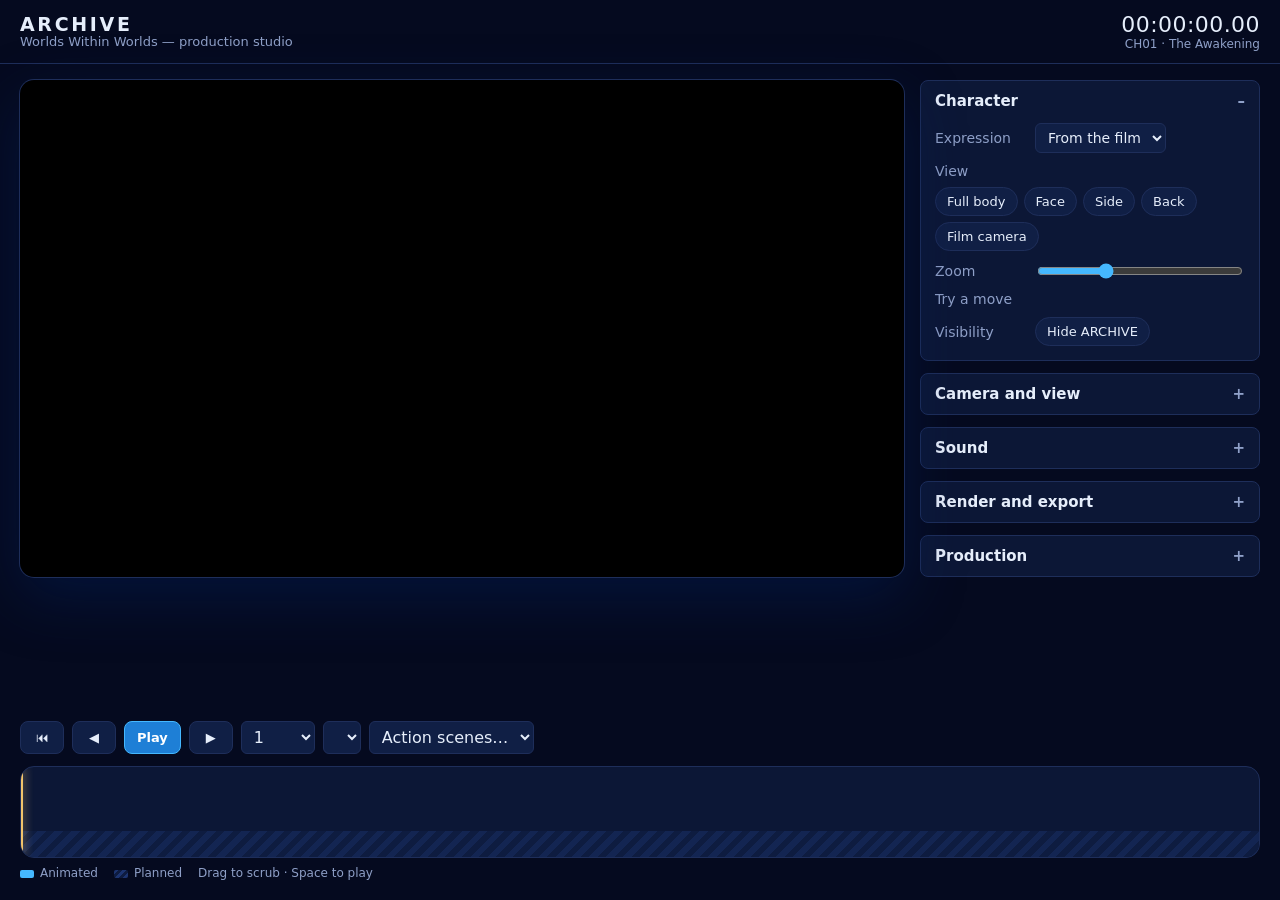
<file: worlds-within-worlds/src/studio.html>
<!doctype html>
<html lang="en">
<head>
<meta charset="utf-8">
<meta name="viewport" content="width=device-width,initial-scale=1,viewport-fit=cover">
<title>ARCHIVE Studio — Worlds Within Worlds</title>
<style>
:root{
  --space:#050A1F; --panel:#0C1736; --panel2:#101F45; --line:#1E2E5A; --blue:#45B8FF; --blue2:#1E7FD6;
  --gold:#F2C46B; --text:#E6EEFB; --muted:#8FA0C8; --warn:#FF8A7A;
  --r-lg:14px; --r-sm:8px;
  font-family:"Avenir Next","Avenir","Segoe UI Variable","Segoe UI",system-ui,sans-serif;
}
*{box-sizing:border-box}
html,body{margin:0;background:var(--space);color:var(--text);min-height:100%}
body{display:grid;grid-template-rows:auto 1fr auto;min-height:100vh}
button,select,input{font:inherit;color:inherit}
:focus-visible{outline:2px solid var(--gold);outline-offset:2px}
header{display:flex;align-items:center;gap:18px;padding:12px 20px;border-bottom:1px solid var(--line)}
.brand{display:flex;flex-direction:column;line-height:1.1}
.brand b{font-size:19px;letter-spacing:.14em;font-weight:650}
.brand span{font-size:13px;color:var(--muted)}
.tc{margin-left:auto;font-variant-numeric:tabular-nums;font-size:22px;font-weight:500;letter-spacing:.02em}
.tc small{display:block;font-size:12px;color:var(--muted);text-align:right;letter-spacing:0}
main{display:grid;grid-template-columns:minmax(0,1fr) 340px;gap:16px;padding:16px 20px;min-height:0}
.stage{position:relative;align-self:start;aspect-ratio:16/9;width:100%;border-radius:var(--r-lg);overflow:hidden;background:#000;box-shadow:0 0 0 1px var(--line),0 20px 60px rgba(0,30,90,.45)}
.stage canvas{position:absolute;inset:0;width:100%;height:100%}
.stage{touch-action:none}
.stage .msg{position:absolute;inset:auto 16px 16px 16px;color:var(--muted);font-size:13px;pointer-events:none}
aside{display:flex;flex-direction:column;gap:12px;min-width:0}
details{background:var(--panel);border:1px solid var(--line);border-radius:var(--r-sm)}
summary{cursor:pointer;padding:11px 14px;font-weight:600;font-size:15px;list-style:none;display:flex;justify-content:space-between}
summary::after{content:"+";color:var(--muted)} details[open] summary::after{content:"\2013"}
.body{padding:2px 14px 14px;display:grid;gap:10px;font-size:14px}
.row{display:flex;gap:8px;align-items:center;flex-wrap:wrap}
.row label{color:var(--muted);min-width:92px}
.chips{display:flex;flex-wrap:wrap;gap:6px}
.chip,.btn{background:var(--panel2);border:1px solid var(--line);border-radius:999px;padding:6px 11px;cursor:pointer;font-size:13px}
.chip[aria-pressed=true]{border-color:var(--blue);color:#fff;background:#14336b}
.btn{border-radius:var(--r-sm);padding:8px 12px}
.btn.primary{background:var(--blue2);border-color:var(--blue);color:#fff;font-weight:600}
.btn:disabled{opacity:.45;cursor:default}
select,input[type=number]{background:var(--panel2);border:1px solid var(--line);border-radius:6px;padding:5px 8px}
input[type=range]{accent-color:var(--blue);flex:1;min-width:100px}
.note{color:var(--muted);font-size:13px;line-height:1.45;margin:0}
.bar{height:6px;background:var(--panel2);border-radius:3px;overflow:hidden}.bar i{display:block;height:100%;width:0;background:var(--gold)}
.transport{display:flex;gap:8px;align-items:center;padding:0 20px 8px;flex-wrap:wrap}
.transport .btn{min-width:44px}
footer{padding:4px 20px 20px}
.timeline{position:relative;height:92px;background:var(--panel);border:1px solid var(--line);border-radius:var(--r-lg);overflow:hidden;cursor:pointer;touch-action:none}
.ch{position:absolute;top:0;bottom:0;border-right:1px solid var(--line);padding:8px 8px 0;font-size:12px;color:var(--muted);overflow:hidden;white-space:nowrap}
.ch b{display:block;color:var(--text);font-weight:600;font-size:12.5px;text-overflow:ellipsis;overflow:hidden}
.done{position:absolute;bottom:0;height:26px;background:linear-gradient(90deg,var(--blue2),var(--blue));box-shadow:0 0 18px var(--blue)}
.planned{position:absolute;bottom:0;height:26px;left:0;right:0;background:repeating-linear-gradient(135deg,#132552 0 6px,#0e1c40 6px 12px)}
.tick{position:absolute;bottom:0;width:1px;height:26px;background:rgba(255,255,255,.18)}
.head{position:absolute;top:0;bottom:0;width:2px;background:var(--gold);box-shadow:0 0 10px var(--gold);pointer-events:none}
.legend{display:flex;gap:16px;font-size:12px;color:var(--muted);margin-top:8px;flex-wrap:wrap}
.legend i{display:inline-block;width:14px;height:8px;border-radius:2px;margin-right:6px;vertical-align:middle}
.scenes{max-height:220px;overflow:auto;display:grid;gap:4px}
.scenes button{all:unset;cursor:pointer;display:flex;justify-content:space-between;gap:8px;padding:6px 8px;border-radius:6px;font-size:13px}
.scenes button:hover,.scenes button[aria-current=true]{background:var(--panel2)}
.scenes .st{color:var(--muted)} .scenes .st.ok{color:var(--blue)}
@media (max-width:900px){ main{grid-template-columns:1fr;padding:12px} header{padding:10px 12px} .transport,footer{padding-left:12px;padding-right:12px} .ch b{font-size:11px} .ch span{display:none} }
@media (prefers-reduced-motion:reduce){ .done{box-shadow:none} }
body.render header,body.render aside,body.render .transport,body.render footer{display:none}
body.render main{display:block;padding:0} body.render .stage{width:1920px;height:1080px;border-radius:0;box-shadow:none}
</style>
</head>
<body>
<header>
  <div class="brand"><b>ARCHIVE</b><span>Worlds Within Worlds — production studio</span></div>
  <div class="tc" id="tc">00:00:00.00<small id="where">CH01 · The Awakening</small></div>
</header>
<main>
  <div class="stage" id="stage"><canvas id="gl"></canvas><canvas id="ov"></canvas><div class="msg" id="msg"></div></div>
  <aside>
    <details open><summary>Character</summary><div class="body">
      <div class="row"><label>Expression</label><select id="exprSel"><option value="">From the film</option></select></div>
      <div class="row"><label>View</label><div class="chips" id="views">
        <button class="chip" data-v="full">Full body</button><button class="chip" data-v="face">Face</button>
        <button class="chip" data-v="side">Side</button><button class="chip" data-v="back">Back</button>
        <button class="chip" data-v="film">Film camera</button></div></div>
      <div class="row"><label>Zoom</label><input type="range" id="zoomR" min="1.2" max="8" step="0.05" value="3.4" aria-label="Distance from ARCHIVE"></div>
      <div class="row"><label>Try a move</label><div class="chips" id="moves"></div></div>
      <div class="row"><label>Visibility</label><button class="chip" id="hideArc" aria-pressed="false">Hide ARCHIVE</button></div>
    </div></details>
    <details><summary>Camera and view</summary><div class="body">
      <div class="row"><label for="v360">360°</label><select id="v360"><option value="off">Off</option><option value="look">Look around (drag; front = film camera)</option><option value="equi">360 frame (equirectangular)</option><option value="vr">VR 3D 360 (top/bottom, for headsets)</option></select><span class="note">With 360 on, Record video saves a 360 video.</span><button class="btn" id="lookReset" hidden>Face front</button></div>
      <div class="row"><label>Camera</label><select id="camMode"><option value="film">Film camera</option><option value="orbit">Orbit ARCHIVE (drag)</option></select></div>
      <div class="row"><label>Projection</label><select id="projSel"><option value="film">From the film</option><option value="persp">Perspective</option><option value="planet">Tiny planet</option></select></div>
      <div class="row"><label>Planet zoom</label><input type="range" id="planetZ" min="0.8" max="4" step="0.05" value="2.6"></div>
      <div class="row"><label>Field of view</label><input type="range" id="fovR" min="18" max="90" step="1" value="0" disabled><button class="chip" id="fovLock" aria-pressed="false">Override</button></div>
      <div class="row"><label>Quality</label><select id="qual"><option value="0">Draft (fast)</option><option value="1" selected>Final</option></select></div>
      <div class="row"><label>Resolution</label><select id="resScale"><option value="0.5">50%</option><option value="0.75" selected>75%</option><option value="1">100%</option></select></div>
      <div class="row"><label>Captions</label><button class="chip" id="capT" aria-pressed="false">Show dialogue</button></div>
    </div></details>
    <details><summary>Sound</summary><div class="body">
      <div class="row"><label>Volume</label><input type="range" id="vol" min="0" max="1" step="0.01" value="0.85"></div>
      <div class="row"><label>Stems</label><div class="chips"><button class="chip" data-stem="music" aria-pressed="true">Music</button><button class="chip" data-stem="sfx" aria-pressed="true">Effects</button><button class="chip" data-stem="dialogue" aria-pressed="true">Voice</button></div></div>
      <div class="row"><label>Voice preview</label><button class="chip" id="tts" aria-pressed="false">Speak lines</button></div>
      <p class="note" id="audioNote">Audio is generated on your device the first time you press play.</p>
    </div></details>
    <details><summary>Render and export</summary><div class="body">
      <div class="row"><label>Range</label><select id="rng"><option value="opening">Opening (0:00–2:00)</option><option value="scene">Current scene</option><option value="chapter">Current chapter</option><option value="film">Complete film (90:00)</option></select></div>
      <div class="row"><button class="btn primary" id="recBtn">Record video</button><button class="btn" id="wavBtn">Download audio</button><button class="btn" id="manBtn">Manifest</button></div>
      <div class="row"><label for="voIn">Recorded lines</label><input type="file" id="voIn" accept=".wav,audio/wav" multiple aria-label="Load recorded voice lines (WAV files named by line ID)"></div>
      <div class="row"><label for="muIn">Your music</label><input type="file" id="muIn" accept=".wav,.json,audio/wav,application/json" multiple aria-label="Load music WAV files plus cues.json"></div>
      <div class="note" id="voNote">Name each recording by its line ID, e.g. NARR-01.wav. Music needs a cues.json; see docs/RECORDING_SCRIPT.md.</div>
      <div class="row"><label for="voIn">Recorded lines</label><input type="file" id="voIn" accept=".wav,audio/wav" multiple aria-describedby="voNote"><span class="note" id="voNote">Name each file by its line ID, e.g. NARR-01.wav</span></div>
      <div class="bar"><i id="recBar"></i></div>
      <p class="note" id="recNote">Records in real time at 1920×1080 with sound. For frame-exact 90-minute output, use render.mjs (see the production plan).</p>
    </div></details>
    <details><summary>Production</summary><div class="body"><div class="scenes" id="sceneList"></div></div></details>
  </aside>
</main>
<div class="transport">
  <button class="btn" id="restart" aria-label="Restart">⏮</button>
  <button class="btn" id="prevS" aria-label="Previous scene">◀︎</button>
  <button class="btn primary" id="play" aria-label="Play">Play</button>
  <button class="btn" id="nextS" aria-label="Next scene">▶︎</button>
  <select id="speed" aria-label="Playback speed"><option>0.25</option><option>0.5</option><option selected>1</option><option>2</option></select>
  <select id="chapSel" aria-label="Chapter"></select>
  <select id="actSel" aria-label="Jump to an action scene"><option value="">Action scenes…</option></select>
</div>
<footer>
  <div class="timeline" id="tl"><div class="planned"></div><div class="head" id="ph"></div></div>
  <div class="legend"><span><i style="background:var(--blue)"></i>Animated</span><span><i style="background:repeating-linear-gradient(135deg,#1c3470 0 3px,#0e1c40 3px 6px)"></i>Planned</span><span>Drag to scrub · Space to play</span></div>
</footer>
<script id="shader-src" type="x-shader/x-fragment">/*SHADER*/</script>
<script>/*ENGINE*/</script>
<script>/*AUDIO*/</script>
<script>/*APP*/</script>
</body>
</html>
</file>
<file: portal/portal.css>
/* FLE Virtual Worlds portal — light "glass cabin" palette; categories carry the colour. */
:root{
  --sky:#eaf1f7; --panel:#ffffff; --ink:#14223b; --muted:#53627a; --line:#cfdbe8; --focus:#1f6fd1;
  --sus:#23935a; --tech:#d63e46; --space:#7650d4;
  --sus-bg:#e3f4ea; --tech-bg:#fbe7e8; --space-bg:#efe9fc;
  --display:"Syne","Avenir Next","Segoe UI",sans-serif; --body:"Atkinson Hyperlegible","Segoe UI",system-ui,sans-serif;
  --r-lg:18px; --r-sm:8px; color-scheme:light;
}
@media (prefers-color-scheme:dark){ :root:not([data-theme="light"]){
  --sky:#0f1a2c; --panel:#162339; --ink:#e8f0fa; --muted:#a3b3c8; --line:#2b3c57; --focus:#7db4ff;
  --sus:#4fd18b; --tech:#ff7a80; --space:#b394ff; --sus-bg:#163527; --tech-bg:#3a1c22; --space-bg:#28204a; color-scheme:dark; } }
:root[data-theme="dark"]{ --sky:#0f1a2c; --panel:#162339; --ink:#e8f0fa; --muted:#a3b3c8; --line:#2b3c57; --focus:#7db4ff;
  --sus:#4fd18b; --tech:#ff7a80; --space:#b394ff; --sus-bg:#163527; --tech-bg:#3a1c22; --space-bg:#28204a; color-scheme:dark; }
*{box-sizing:border-box}
html{scroll-behavior:smooth}
@media (prefers-reduced-motion:reduce){html{scroll-behavior:auto}}
body{margin:0;background:var(--sky);color:var(--ink);font:17px/1.55 var(--body);-webkit-text-size-adjust:100%}
a{color:inherit}
:focus-visible{outline:3px solid var(--focus);outline-offset:2px;border-radius:4px}
.wrap{max-width:1180px;margin:0 auto;padding:0 20px}
img{max-width:100%;display:block}

/* header */
.top{display:flex;align-items:center;justify-content:space-between;gap:16px;padding:22px 0 10px}
.mark{font:800 22px/1 var(--display);letter-spacing:-.01em;text-decoration:none}
.mark small{display:block;font:400 14px/1.3 var(--body);color:var(--muted);letter-spacing:0;margin-top:4px}
.top nav{display:flex;gap:18px;font-size:15px}
.top nav a{text-decoration:none;color:var(--muted)} .top nav a:hover{color:var(--ink);text-decoration:underline}

/* hero: the connected demo */
.hero{display:grid;grid-template-columns:minmax(0,1.25fr) minmax(0,1fr);gap:28px;align-items:center;padding:26px 0 36px}
.hero h1{font:800 clamp(38px,6.2vw,74px)/.98 var(--display);letter-spacing:-.025em;margin:0 0 16px;text-wrap:balance}
.hero p{margin:0 0 20px;max-width:52ch;color:var(--muted);font-size:18px}
.duo{position:relative;display:grid;grid-template-columns:1fr 1fr;border-radius:var(--r-lg);overflow:hidden;aspect-ratio:16/8;background:#cfdbe8;box-shadow:0 18px 40px -24px rgba(20,34,59,.55)}
.duo img{width:100%;height:100%;object-fit:cover}
.duo::after{content:"";position:absolute;inset:0 auto 0 50%;width:3px;transform:translateX(-50%);background:linear-gradient(#fff,#b7c8ff 50%,#1c2b55)}
.duo figcaption{position:absolute;left:12px;bottom:12px;font:600 14px var(--body);color:#fff;background:rgba(10,18,34,.62);padding:4px 10px;border-radius:999px;backdrop-filter:blur(4px)}
.duo figcaption + figcaption{left:auto;right:12px}
.trio{grid-template-columns:1fr 1fr 1fr;aspect-ratio:16/7}.trio::after{display:none}.trio>div{position:relative;min-width:0;border-left:3px solid #fff}.trio>div:first-child{border-left:0}.trio figcaption{left:10px;right:auto;bottom:10px;font-size:13px}
@media (max-width:560px){.trio{grid-template-columns:1fr;aspect-ratio:auto}.trio>div{aspect-ratio:16/8;border-left:0;border-top:3px solid #fff}.trio>div:first-child{border-top:0}}
.acts{display:flex;flex-wrap:wrap;gap:10px}
.btn{display:inline-flex;align-items:center;gap:8px;font:700 16px var(--body);text-decoration:none;border-radius:999px;padding:11px 20px;border:2px solid var(--ink);color:var(--ink);background:transparent}
.btn.go{background:var(--ink);color:var(--sky)}
.btn:hover{transform:translateY(-1px)}
.btn small{font-weight:400;opacity:.8}
.hero .fine{font-size:14px;color:var(--muted);margin:14px 0 0}

/* time · place · purpose */
.tpp{background:var(--panel);border:1px solid var(--line);border-radius:var(--r-lg);padding:22px 22px 18px;margin-bottom:28px}
.tpp h2{font:800 28px/1.1 var(--display);margin:0 0 4px;letter-spacing:-.01em}
.tpp > p{margin:0 0 16px;color:var(--muted);max-width:70ch}
.axes{display:grid;grid-template-columns:repeat(4,minmax(0,1fr));gap:16px}
fieldset{border:0;margin:0;padding:0;min-width:0}
legend{font:700 15px var(--body);margin-bottom:8px;padding:0}
legend span{font-weight:400;color:var(--muted)}
.chips{display:flex;flex-wrap:wrap;gap:6px}
.chip{font:600 14px var(--body);border:1.5px solid var(--line);background:var(--sky);color:var(--ink);border-radius:999px;padding:6px 12px;cursor:pointer}
.chip[aria-pressed="true"]{background:var(--ink);border-color:var(--ink);color:var(--sky)}
.chip[data-filter="sustainability"]{--c:var(--sus)} .chip[data-filter="technology"]{--c:var(--tech)} .chip[data-filter="space"]{--c:var(--space)}
.chip[data-filter="sustainability"],.chip[data-filter="technology"],.chip[data-filter="space"]{border-color:var(--c)}
.chip[data-filter="sustainability"][aria-pressed="true"],.chip[data-filter="technology"][aria-pressed="true"],.chip[data-filter="space"][aria-pressed="true"]{background:var(--c);color:#fff;border-color:var(--c)}
.chip .n{font-weight:400;opacity:.7;margin-left:3px}

/* the time axis: every world plotted from 1818 to tomorrow */
.axis{position:relative;margin:22px 0 4px;padding:34px 0 30px}
.axis .rail{position:absolute;left:0;right:0;top:50%;height:4px;border-radius:2px;background:linear-gradient(90deg,#9fb0c6,#9fb0c6 54%,#23935a 70%,#7650d4)}
.axis .tick{position:absolute;top:calc(50% + 12px);transform:translateX(-50%);font-size:13px;color:var(--muted);white-space:nowrap}
.axis .dot{position:absolute;top:50%;width:18px;height:18px;border-radius:50%;transform:translate(-50%,-50%);border:3px solid var(--panel);background:var(--c,var(--ink));cursor:pointer;padding:0;box-shadow:0 0 0 1px var(--line)}
.axis .dot[data-up]{top:calc(50% - 20px)} .axis .dot[data-up2]{top:calc(50% - 40px)}
.axis .dot:hover,.axis .dot:focus-visible{transform:translate(-50%,-50%) scale(1.35)}
.axis .dot[hidden]{display:none}
.axis{overflow-x:clip}
.axis .tip{display:none;position:absolute;bottom:100%;left:50%;transform:translateX(-50%);margin-bottom:6px;background:var(--ink);color:var(--sky);font:600 13px var(--body);padding:4px 8px;border-radius:6px;white-space:nowrap;pointer-events:none}
.axis .dot.r .tip{left:auto;right:-4px;transform:none} .axis .dot.l .tip{left:-4px;transform:none}
.axis .dot:hover .tip,.axis .dot:focus-visible .tip{display:block}

/* gallery */
.sec h2{font:800 30px/1.1 var(--display);margin:0 0 6px;letter-spacing:-.01em}
.sec > p{margin:0 0 18px;color:var(--muted)}
.count{font:400 16px var(--body);color:var(--muted)}
.grid{display:grid;grid-template-columns:repeat(auto-fill,minmax(300px,1fr));gap:20px;margin-bottom:44px}
.card{position:relative;display:flex;flex-direction:column;background:var(--panel);border-radius:var(--r-lg);overflow:hidden;border:1px solid var(--line)}
.card[hidden]{display:none}
.card.flash{outline:3px solid var(--focus);outline-offset:3px}
.card .pic{position:relative;aspect-ratio:16/9;background:var(--line)}
.card .pic img{width:100%;height:100%;object-fit:cover}
.card .edge{position:absolute;left:0;right:0;bottom:0;height:6px;display:flex}
.card .edge i{flex:1}
.card .body{padding:14px 16px 16px;display:flex;flex-direction:column;gap:8px;flex:1}
.card h3{margin:0;font:800 21px/1.15 var(--display);letter-spacing:-.01em}
.card p{margin:0;font-size:15.5px;color:var(--muted)}
.tags{display:flex;flex-wrap:wrap;gap:6px}
.tag{font:700 12.5px var(--body);border-radius:999px;padding:2px 9px}
.tag.sustainability{background:var(--sus-bg);color:var(--sus)} .tag.technology{background:var(--tech-bg);color:var(--tech)} .tag.space{background:var(--space-bg);color:var(--space)}
.meta{font-size:14px;color:var(--muted)}
.meta b{color:var(--ink);font-weight:700}
.status{font-size:13px;color:var(--muted);border-top:1px solid var(--line);padding-top:8px;margin-top:auto}
.links{display:flex;flex-wrap:wrap;gap:8px}
.links a{font:700 14px var(--body);text-decoration:none;border-radius:999px;padding:6px 13px;border:1.5px solid var(--ink)}
.links a:first-child{background:var(--ink);color:var(--panel)}
.links a:hover{text-decoration:underline}
.empty{grid-column:1/-1;background:var(--panel);border:1px dashed var(--line);border-radius:var(--r-lg);padding:26px;color:var(--muted)}
.empty button{font:700 15px var(--body);background:none;border:0;color:var(--focus);text-decoration:underline;cursor:pointer;padding:0}

/* journeys */
.journeys{list-style:none;margin:0 0 44px;padding:0;display:grid;gap:12px}
.journeys li{display:grid;grid-template-columns:minmax(0,1fr) auto;gap:14px;align-items:center;background:var(--panel);border:1px solid var(--line);border-radius:var(--r-sm);padding:14px 16px}
.journeys b{font:800 18px var(--display)}
.journeys span{display:block;color:var(--muted);font-size:15px}

footer{border-top:1px solid var(--line);padding:22px 0 40px;color:var(--muted);font-size:14.5px}
footer p{max-width:80ch}

@media (max-width:900px){ .hero{grid-template-columns:1fr} .axes{grid-template-columns:repeat(2,minmax(0,1fr))} }
@media (max-width:560px){ .top nav{display:none} .axes{grid-template-columns:1fr} .grid{grid-template-columns:1fr} .journeys li{grid-template-columns:1fr} .axis .tick:nth-of-type(odd){display:none} .hero h1{font-size:40px} }
</file>
